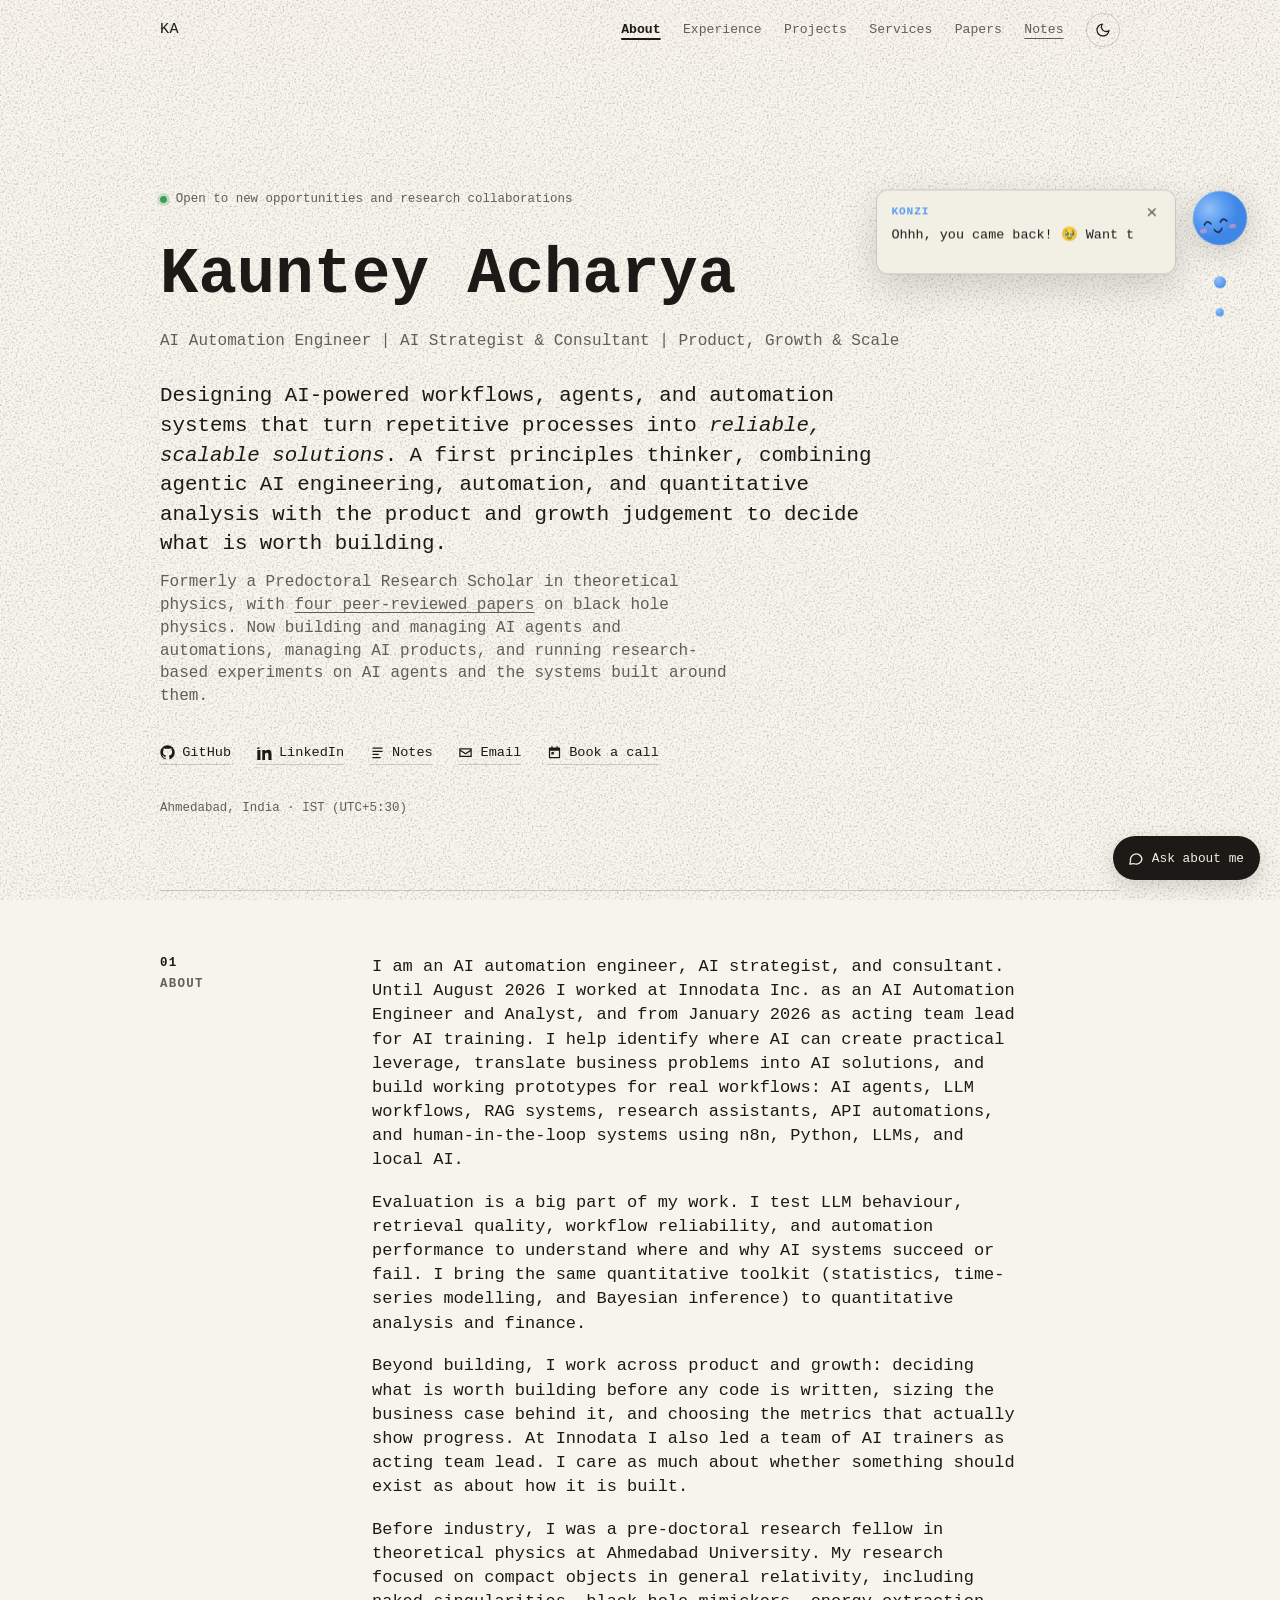
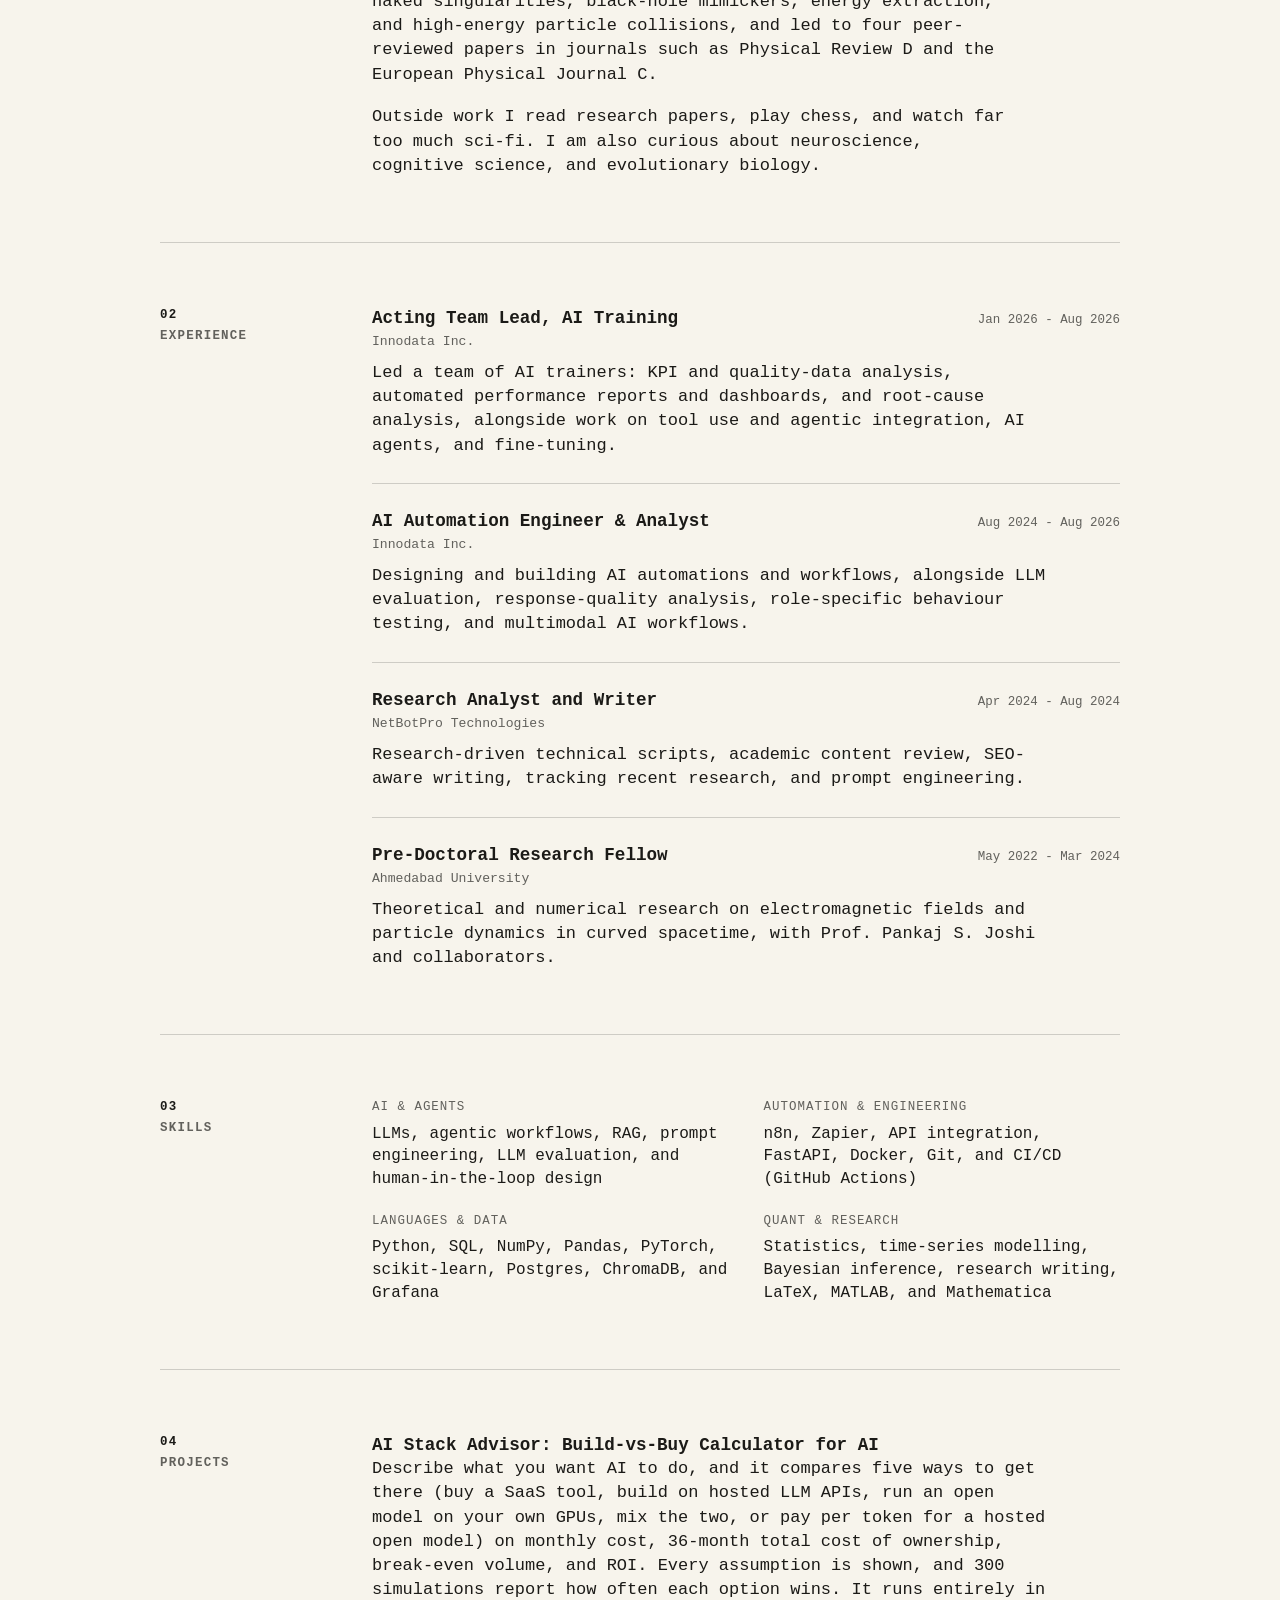
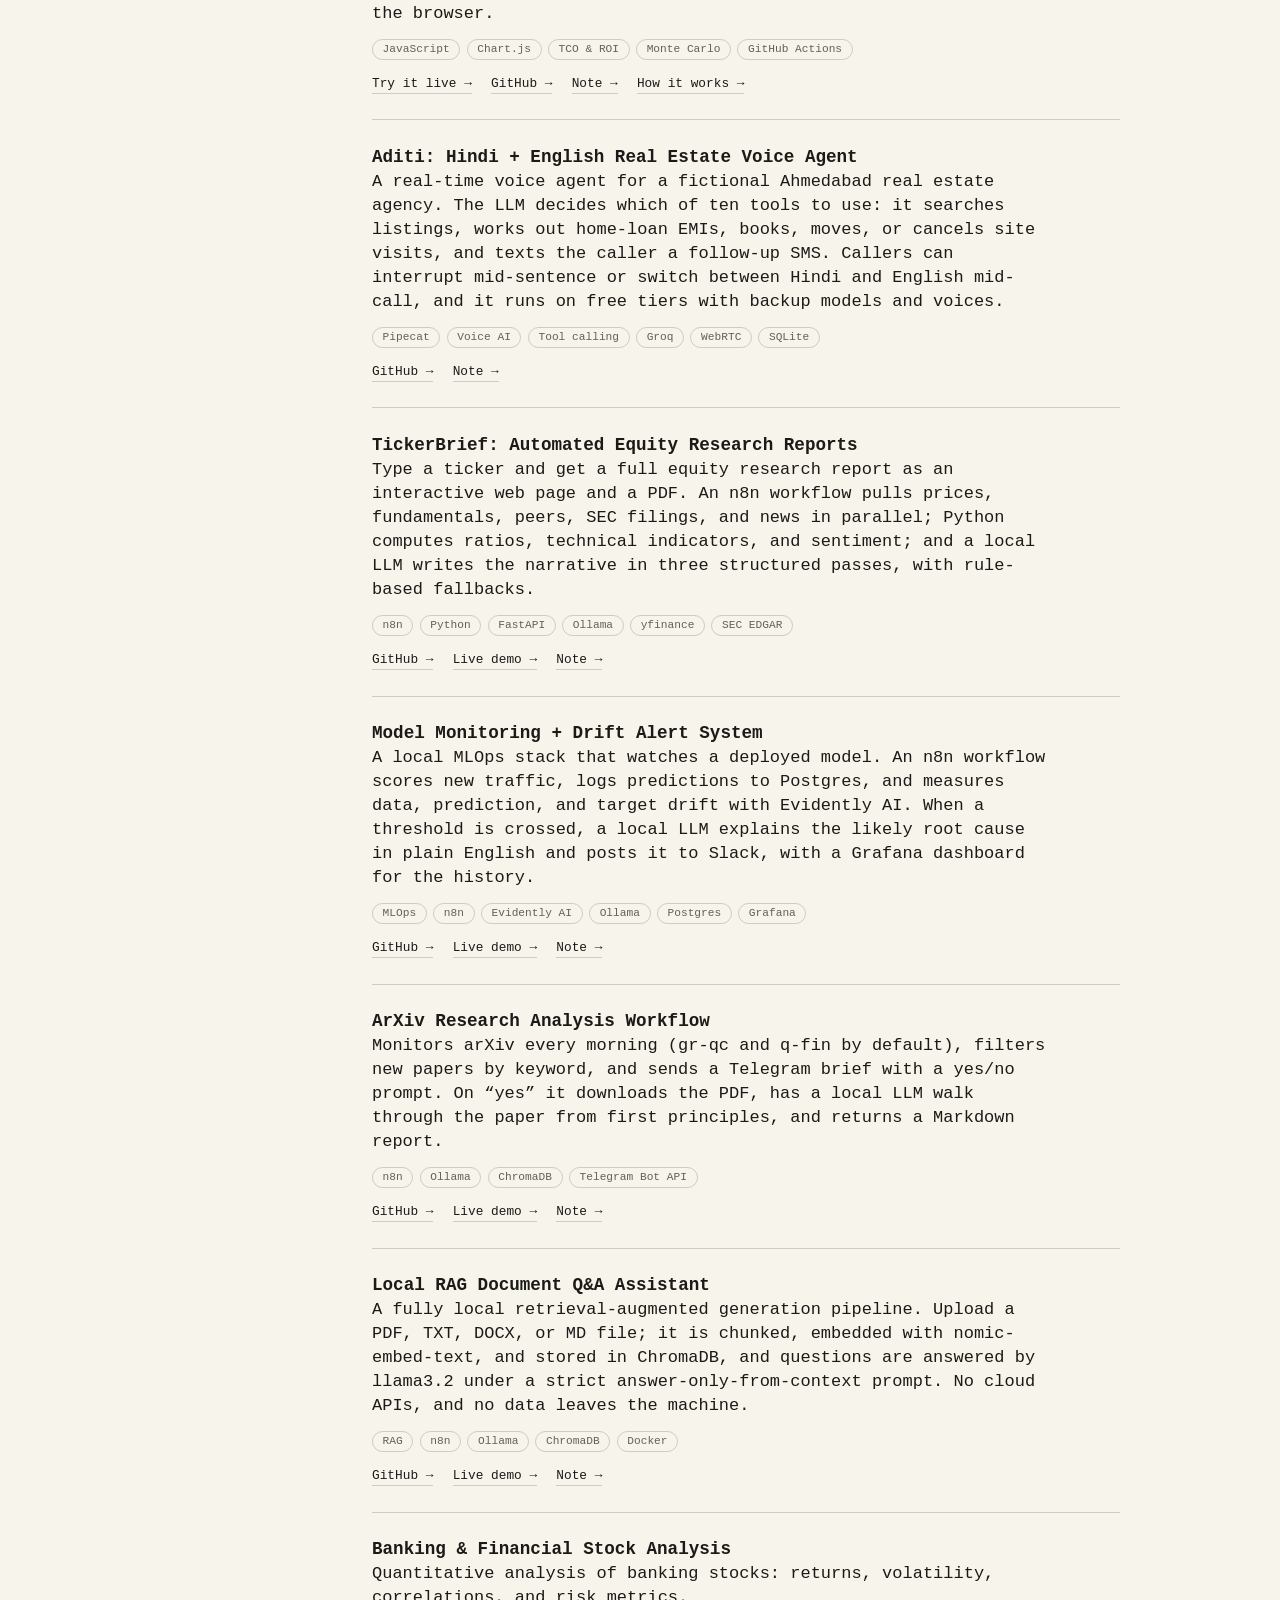
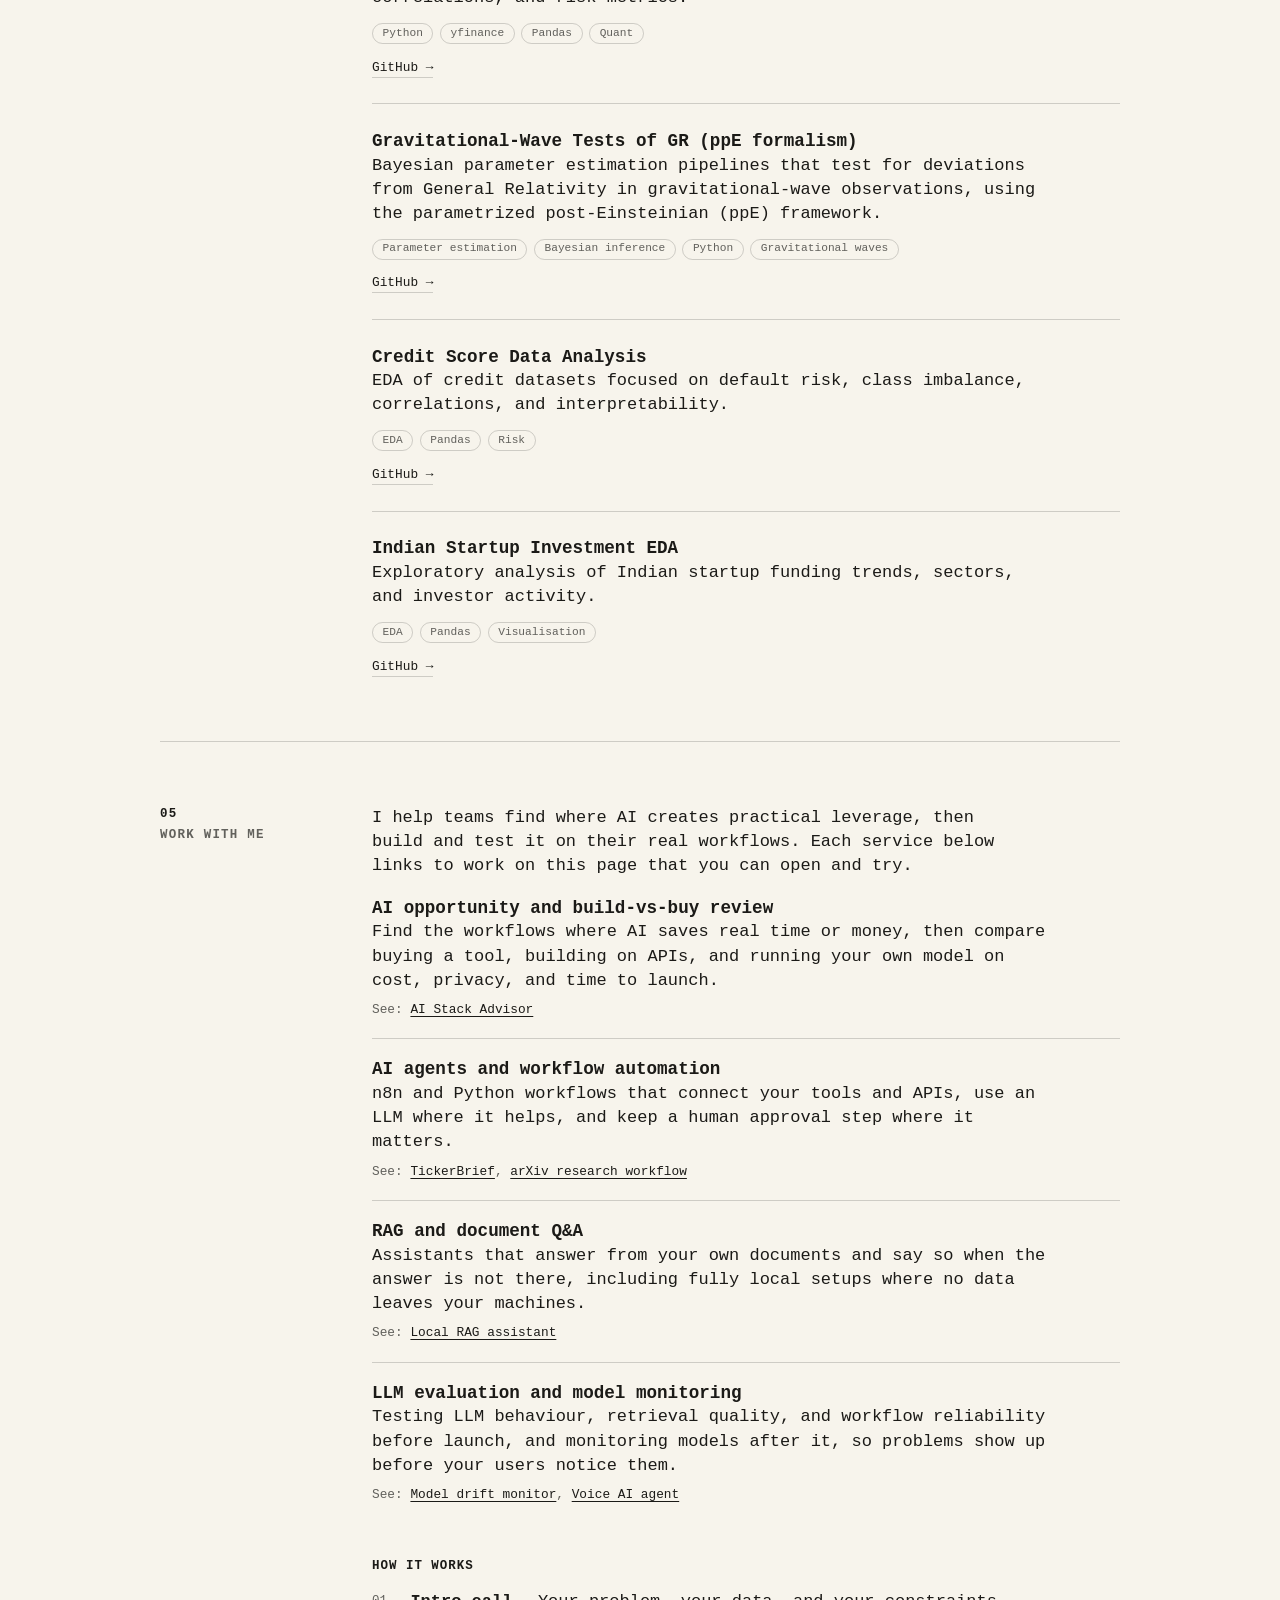
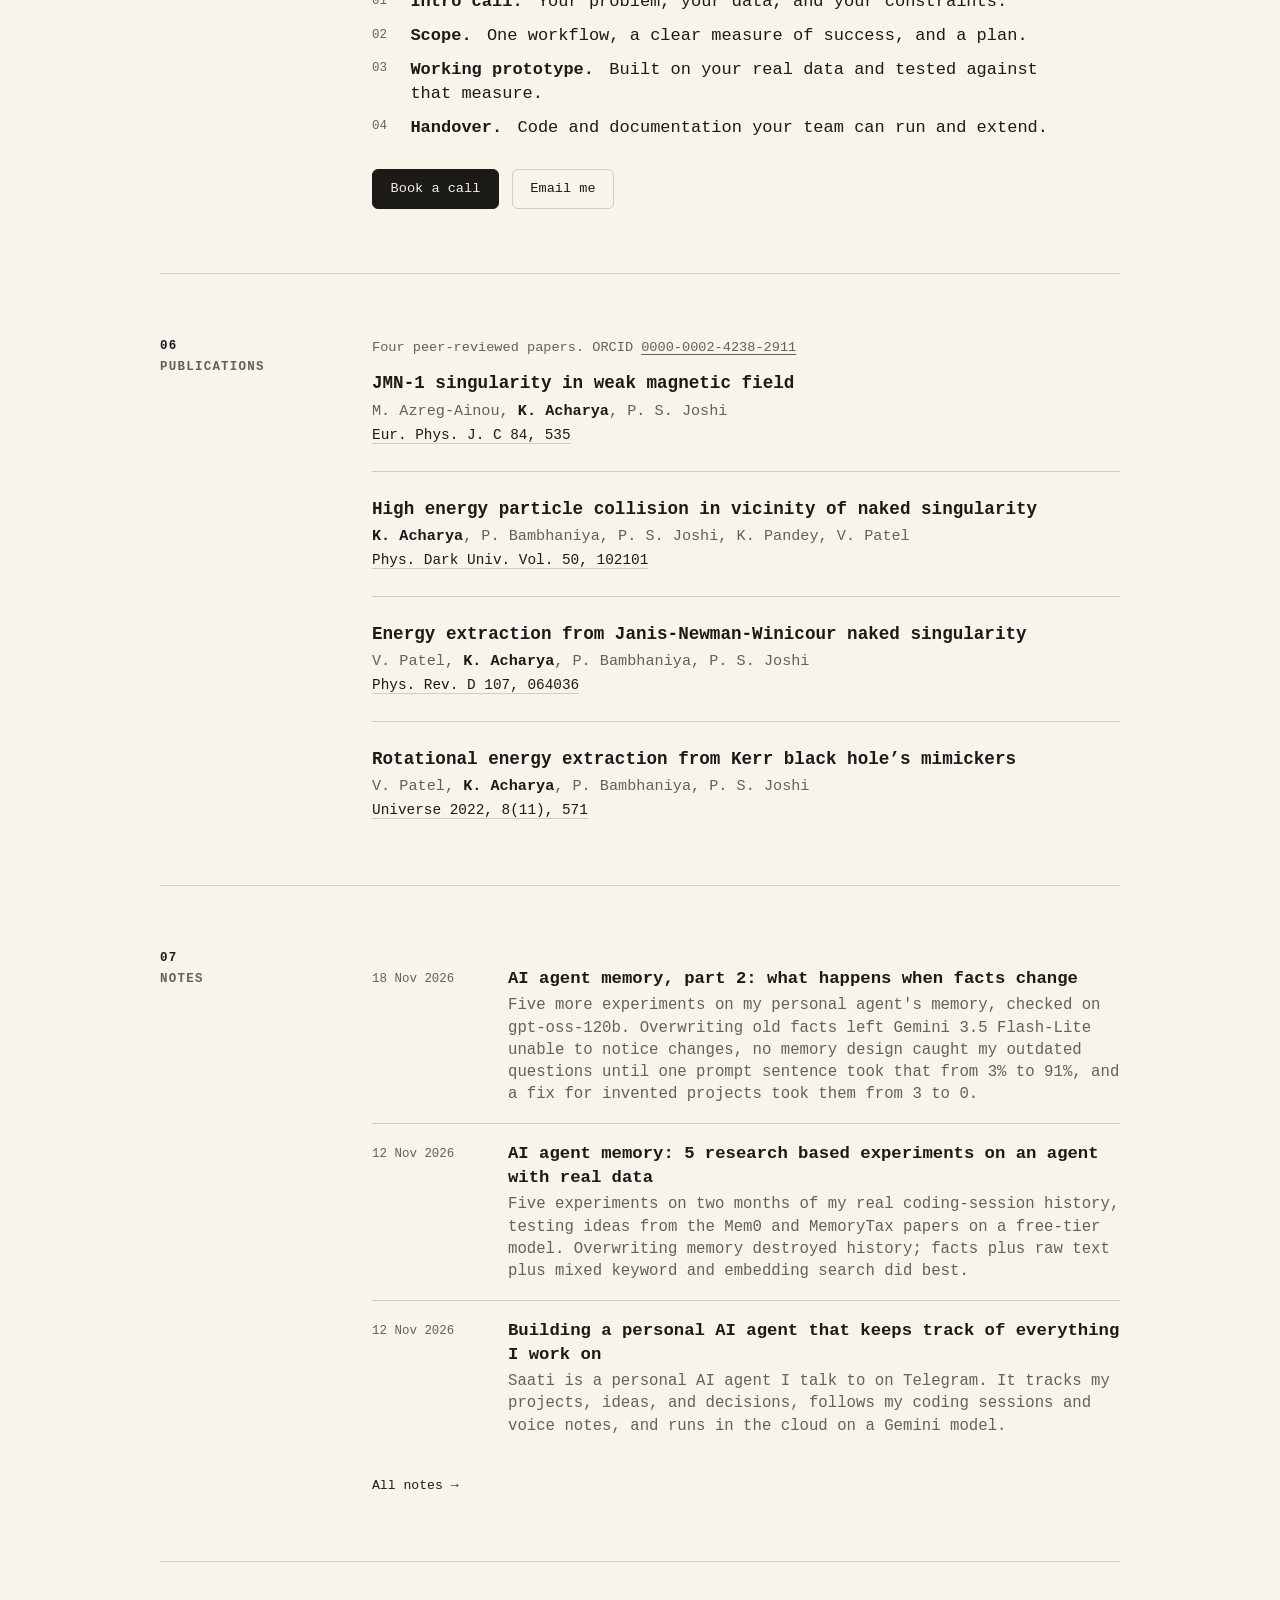
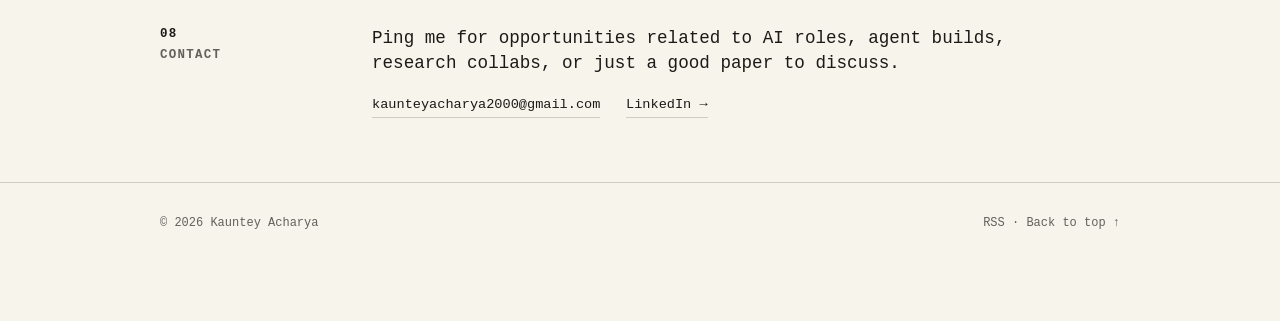
<file: index.html>
<!DOCTYPE html>
<html lang="en">
<head>
<meta charset="UTF-8">
<meta name="ka-static-notes" content="1">
<meta name="viewport" content="width=device-width, initial-scale=1.0">

<title>Kauntey Acharya | AI Automation Engineer | AI Strategist &amp; Consultant</title>
<meta name="description" content="Kauntey Acharya: AI Automation Engineer, AI Strategist and Consultant, working across product, growth and scale, based in Ahmedabad, India. Designing AI-powered workflows, agents, and automation systems.">
<meta name="keywords" content="Kauntey Acharya, AI Automation Engineer, AI Product Strategy, Growth, Scaling, AI Analyst, n8n, Zapier, RAG, LLM evaluation, Theoretical Physics, Ahmedabad India">
<meta name="author" content="Kauntey Acharya">
<meta name="robots" content="index, follow">
<link rel="canonical" href="https://kaunteyacharya.com/">

<meta property="og:type" content="website">
<meta property="og:url" content="https://kaunteyacharya.com/">
<meta property="og:title" content="Kauntey Acharya | AI Automation Engineer | AI Strategist & Consultant | Product, Growth & Scale">
<meta property="og:description" content="Designing AI-powered workflows, agents, and automation systems. AI Automation Engineer, AI Strategist & Consultant, working across product, growth and scale. Based in Ahmedabad, India.">
<meta property="og:site_name" content="Kauntey Acharya">
<meta property="og:image" content="https://kaunteyacharya.com/og/home.png">
<meta property="og:image:width" content="1200">
<meta property="og:image:height" content="630">
<meta name="twitter:card" content="summary_large_image">
<meta name="twitter:image" content="https://kaunteyacharya.com/og/home.png">
<meta name="twitter:title" content="Kauntey Acharya | AI Automation Engineer | AI Strategist & Consultant | Product, Growth & Scale">
<meta name="twitter:description" content="Designing AI-powered workflows, agents, and automation systems. AI Automation Engineer, AI Strategist & Consultant, working across product, growth and scale.">
<meta name="theme-color" content="#F5F5F5" media="(prefers-color-scheme: light)">
<meta name="theme-color" content="#1C1B19" media="(prefers-color-scheme: dark)">

<script type="application/ld+json">
{
  "@context": "https://schema.org",
  "@graph": [
    {
      "@type": "Person",
      "name": "Kauntey Acharya",
      "url": "https://kaunteyacharya.com/",
      "email": "mailto:kaunteyacharya2000@gmail.com",
      "jobTitle": "AI Automation Engineer, AI Strategist & Consultant, Product & Growth",
      "description": "AI Automation Engineer and product strategist with a background in theoretical physics.",
      "address": {
        "@type": "PostalAddress",
        "addressLocality": "Ahmedabad",
        "addressCountry": "IN"
      },
      "identifier": {
        "@type": "PropertyValue",
        "propertyID": "ORCID",
        "value": "0000-0002-4238-2911"
      },
      "sameAs": [
        "https://orcid.org/0000-0002-4238-2911",
        "https://explainingagents.com",
        "https://github.com/KaunteyAcharya",
        "https://www.linkedin.com/in/kauntey-acharya",
        "https://kaunteyacharya.wordpress.com/",
        "https://medium.com/@sometimes_rational",
        "https://substack.com/@kaunteyacharya",
        "https://www.researchgate.net/profile/Kauntey-Acharya",
        "https://inspirehep.net/authors/2619980"
      ],
      "knowsAbout": [
        "AI Automation",
        "n8n",
        "Zapier",
        "API Integration",
        "Retrieval-Augmented Generation",
        "LLM Evaluation",
        "Python",
        "SQL",
        "PyTorch",
        "Bayesian Inference",
        "Time Series Modeling",
        "Quantitative Finance",
        "Theoretical Physics",
        "General Relativity",
        "Black Holes"
      ],
      "@id": "https://kaunteyacharya.com/#person",
      "image": "https://kaunteyacharya.com/assets/icons/icon-512.png"
    },
    {
      "@type": "WebSite",
      "@id": "https://kaunteyacharya.com/#website",
      "url": "https://kaunteyacharya.com/",
      "name": "Kauntey Acharya",
      "publisher": {
        "@id": "https://kaunteyacharya.com/#person"
      },
      "inLanguage": "en"
    },
    {
      "@type": "ProfilePage",
      "@id": "https://kaunteyacharya.com/#profile",
      "url": "https://kaunteyacharya.com/",
      "mainEntity": {
        "@id": "https://kaunteyacharya.com/#person"
      },
      "isPartOf": {
        "@id": "https://kaunteyacharya.com/#website"
      }
    },
    {
      "@type": "SoftwareSourceCode",
      "name": "TickerBrief: Automated Equity Research Reports",
      "description": "Type a ticker and get a full equity research report as an interactive web page and a PDF. An n8n workflow pulls prices, fundamentals, peers, SEC filings, and news in parallel; Python computes ratios, technical indicators, and sentiment; and a local LLM writes the narrative in three structured passes, with rule-based fallbacks.",
      "codeRepository": "https://github.com/KaunteyAcharya/tickerbrief",
      "author": {
        "@id": "https://kaunteyacharya.com/#person"
      }
    },
    {
      "@type": "SoftwareSourceCode",
      "name": "Aditi: Hindi + English Real Estate Voice Agent",
      "description": "A real-time Hindi and English voice agent for a fictional Ahmedabad real estate agency, built with Pipecat. The LLM chooses among ten tools to search listings, calculate home-loan EMIs, and book, move, or cancel site visits, then texts the caller a follow-up SMS. Callers can interrupt mid-sentence or switch language mid-call, and it runs on free tiers with model and voice fallbacks.",
      "codeRepository": "https://github.com/KaunteyAcharya/voice-ai-agent",
      "author": {
        "@id": "https://kaunteyacharya.com/#person"
      }
    },
    {
      "@type": "SoftwareSourceCode",
      "name": "Model Monitoring + Drift Alert System",
      "description": "A local MLOps stack that watches a deployed model. An n8n workflow scores new traffic, logs predictions to Postgres, and measures data, prediction, and target drift with Evidently AI. When a threshold is crossed, a local LLM explains the likely root cause in plain English and posts it to Slack, with a Grafana dashboard for the history.",
      "codeRepository": "https://github.com/KaunteyAcharya/ML-model-drift-alert-monitor",
      "author": {
        "@id": "https://kaunteyacharya.com/#person"
      }
    },
    {
      "@type": "SoftwareSourceCode",
      "name": "ArXiv Research Analysis Workflow",
      "description": "Monitors arXiv every morning (gr-qc and q-fin by default), filters new papers by keyword, and sends a Telegram brief with a yes/no prompt. On “yes” it downloads the PDF, has a local LLM walk through the paper from first principles, and returns a Markdown report.",
      "codeRepository": "https://github.com/KaunteyAcharya/n8n-arxiv-research-automation",
      "author": {
        "@id": "https://kaunteyacharya.com/#person"
      }
    },
    {
      "@type": "SoftwareSourceCode",
      "name": "Local RAG Document Q&A Assistant",
      "description": "A fully local retrieval-augmented generation pipeline. Upload a PDF, TXT, DOCX, or MD file; it is chunked, embedded with nomic-embed-text, and stored in ChromaDB, and questions are answered by llama3.2 under a strict answer-only-from-context prompt. No cloud APIs, and no data leaves the machine.",
      "codeRepository": "https://github.com/KaunteyAcharya/RAG-doc-qa-assistant",
      "author": {
        "@id": "https://kaunteyacharya.com/#person"
      }
    },
    {
      "@type": "SoftwareSourceCode",
      "name": "Banking & Financial Stock Analysis",
      "description": "Quantitative analysis of banking stocks: returns, volatility, correlations, and risk metrics.",
      "codeRepository": "https://github.com/KaunteyAcharya/yfinance-banking-stock-analysis",
      "author": {
        "@id": "https://kaunteyacharya.com/#person"
      }
    },
    {
      "@type": "SoftwareSourceCode",
      "name": "Gravitational-Wave Tests of GR (ppE formalism)",
      "description": "Bayesian parameter estimation pipelines that test for deviations from General Relativity in gravitational-wave observations, using the parametrized post-Einsteinian (ppE) framework.",
      "codeRepository": "https://github.com/KaunteyAcharya/GW-GR-Test-ppe-formalism",
      "author": {
        "@id": "https://kaunteyacharya.com/#person"
      }
    },
    {
      "@type": "SoftwareSourceCode",
      "name": "Credit Score Data Analysis",
      "description": "EDA of credit datasets focused on default risk, class imbalance, correlations, and interpretability.",
      "codeRepository": "https://github.com/KaunteyAcharya/Credit-Score-Data-Analysis",
      "author": {
        "@id": "https://kaunteyacharya.com/#person"
      }
    },
    {
      "@type": "SoftwareSourceCode",
      "name": "Indian Startup Investment EDA",
      "description": "Exploratory analysis of Indian startup funding trends, sectors, and investor activity.",
      "codeRepository": "https://github.com/KaunteyAcharya/start-ups-data-analysis",
      "author": {
        "@id": "https://kaunteyacharya.com/#person"
      }
    },
    {
      "@type": "WebApplication",
      "name": "AI Stack Advisor",
      "description": "A free, browser-only tool that compares SaaS, API-based, self-hosted, hybrid and hosted open-model AI stacks on monthly cost, 36-month total cost of ownership, break-even volume and ROI.",
      "url": "https://kaunteyacharya.com/ai-stack-advisor/",
      "applicationCategory": "BusinessApplication",
      "operatingSystem": "Any (web browser)",
      "offers": {
        "@type": "Offer",
        "price": "0",
        "priceCurrency": "USD"
      },
      "author": {
        "@id": "https://kaunteyacharya.com/#person"
      },
      "subjectOf": {
        "@type": "BlogPosting",
        "url": "https://kaunteyacharya.com/notes/ai-stack-advisor/"
      }
    },
    {
      "@type": "ScholarlyArticle",
      "headline": "JMN-1 singularity in weak magnetic field",
      "name": "JMN-1 singularity in weak magnetic field",
      "author": [
        {
          "@type": "Person",
          "name": "M. Azreg-Ainou"
        },
        {
          "@id": "https://kaunteyacharya.com/#person"
        },
        {
          "@type": "Person",
          "name": "P. S. Joshi"
        }
      ],
      "isPartOf": {
        "@type": "Periodical",
        "name": "Eur. Phys. J. C 84, 535"
      },
      "url": "https://doi.org/10.1140/epjc/s10052-024-12905-4",
      "identifier": {
        "@type": "PropertyValue",
        "propertyID": "DOI",
        "value": "10.1140/epjc/s10052-024-12905-4"
      },
      "sameAs": "https://link.springer.com/article/10.1140/epjc/s10052-024-12905-4"
    },
    {
      "@type": "ScholarlyArticle",
      "headline": "High energy particle collision in vicinity of naked singularity",
      "name": "High energy particle collision in vicinity of naked singularity",
      "author": [
        {
          "@id": "https://kaunteyacharya.com/#person"
        },
        {
          "@type": "Person",
          "name": "P. Bambhaniya"
        },
        {
          "@type": "Person",
          "name": "P. S. Joshi"
        },
        {
          "@type": "Person",
          "name": "K. Pandey"
        },
        {
          "@type": "Person",
          "name": "V. Patel"
        }
      ],
      "isPartOf": {
        "@type": "Periodical",
        "name": "Phys. Dark Univ. Vol. 50, 102101"
      },
      "url": "https://doi.org/10.1016/j.dark.2025.102101",
      "identifier": {
        "@type": "PropertyValue",
        "propertyID": "DOI",
        "value": "10.1016/j.dark.2025.102101"
      },
      "sameAs": "https://doi.org/10.1016/j.dark.2025.102101"
    },
    {
      "@type": "ScholarlyArticle",
      "headline": "Energy extraction from Janis-Newman-Winicour naked singularity",
      "name": "Energy extraction from Janis-Newman-Winicour naked singularity",
      "author": [
        {
          "@type": "Person",
          "name": "V. Patel"
        },
        {
          "@id": "https://kaunteyacharya.com/#person"
        },
        {
          "@type": "Person",
          "name": "P. Bambhaniya"
        },
        {
          "@type": "Person",
          "name": "P. S. Joshi"
        }
      ],
      "isPartOf": {
        "@type": "Periodical",
        "name": "Phys. Rev. D 107, 064036"
      },
      "url": "https://doi.org/10.1103/PhysRevD.107.064036",
      "identifier": {
        "@type": "PropertyValue",
        "propertyID": "DOI",
        "value": "10.1103/PhysRevD.107.064036"
      },
      "sameAs": "https://doi.org/10.1103/PhysRevD.107.064036"
    },
    {
      "@type": "ScholarlyArticle",
      "headline": "Rotational energy extraction from Kerr black hole’s mimickers",
      "name": "Rotational energy extraction from Kerr black hole’s mimickers",
      "author": [
        {
          "@type": "Person",
          "name": "V. Patel"
        },
        {
          "@id": "https://kaunteyacharya.com/#person"
        },
        {
          "@type": "Person",
          "name": "P. Bambhaniya"
        },
        {
          "@type": "Person",
          "name": "P. S. Joshi"
        }
      ],
      "isPartOf": {
        "@type": "Periodical",
        "name": "Universe 2022, 8(11), 571"
      },
      "url": "https://doi.org/10.3390/universe8110571",
      "identifier": {
        "@type": "PropertyValue",
        "propertyID": "DOI",
        "value": "10.3390/universe8110571"
      },
      "sameAs": "https://doi.org/10.3390/universe8110571"
    }
  ]
}
</script>

<link rel="alternate" type="application/rss+xml" title="Kauntey Acharya: Notes" href="https://kaunteyacharya.com/feed.xml">
<link rel="icon" type="image/png" sizes="32x32" href="assets/icons/favicon-32.png">
<link rel="icon" href="favicon.ico" sizes="any">
<link rel="apple-touch-icon" href="assets/icons/apple-touch-icon.png">
<link rel="stylesheet" href="assets/style.css">

<!-- Theme: the visitor's saved choice always wins; system preference only until they pick one -->
<script>
  (function () {
    var t = null, k = 'ka-theme';
    try { t = localStorage.getItem(k) || localStorage.getItem('theme'); } catch (e) {}
    if (!t) { try { t = sessionStorage.getItem(k); } catch (e) {} }
    if (!t) { var m = document.cookie.match(/(?:^|; )ka-theme=(light|dark)/); if (m) t = m[1]; }
    if (t !== 'light' && t !== 'dark') t = window.matchMedia && matchMedia('(prefers-color-scheme: dark)').matches ? 'dark' : 'light';
    document.documentElement.setAttribute('data-ka-theme', t);
  })();
</script>
</head>

<body>
<a class="skip-link" href="#top">Skip to content</a>

<header class="topbar">
  <div class="wrap">
    <a class="brand" href="#top" aria-label="Back to top">KA</a>
    <nav class="nav" aria-label="Primary">
      <a class="hide-sm nav-u" href="#about" aria-current="page">About</a>
      <a class="hide-sm" href="#experience">Experience</a>
      <a href="#projects">Projects</a>
      <a class="hide-sm" href="#services">Services</a>
      <a href="#publications">Papers</a>
      <a class="nav-u" href="notes.html">Notes</a>
      <button class="theme-btn" id="themeBtn" type="button" aria-label="Switch theme"></button>
    </nav>
  </div>
</header>

<main id="top" class="wrap">

  <!-- ═══ HERO ═══ -->
  <section class="hero" aria-labelledby="hero-name">
    <p class="status">Open to new opportunities and research collaborations</p>
    <h1 id="hero-name">Kauntey Acharya</h1>
    <p class="roles"><span class="nw">AI Automation Engineer</span> | <span class="nw">AI Strategist &amp; Consultant</span> | <span class="nw">Product, Growth &amp; Scale</span></p>
    <p class="lede">Designing AI-powered workflows, agents, and automation systems that turn repetitive processes into
      <em>reliable, scalable solutions</em>. A first principles thinker, combining agentic AI engineering, automation,
      and quantitative analysis with the product and growth judgement to decide what is worth building.</p>
    <p class="lede lede-2">Formerly a Predoctoral Research Scholar in theoretical physics, with
      <a href="#publications">four peer-reviewed papers</a> on black hole physics. Now building and managing AI agents
      and automations, managing AI products, and running research-based experiments on AI agents and the systems built
      around them.</p>

    <nav class="links" aria-label="Profiles">
      <a href="https://github.com/KaunteyAcharya" target="_blank" rel="noopener noreferrer">
        <svg viewBox="0 0 24 24" aria-hidden="true"><path d="M12 .5C5.73.5.5 5.74.5 12.02c0 5.1 3.29 9.43 7.86 10.96.57.1.78-.25.78-.55v-2.1c-3.2.7-3.88-1.55-3.88-1.55-.53-1.35-1.3-1.7-1.3-1.7-1.06-.72.08-.7.08-.7 1.17.08 1.79 1.2 1.79 1.2 1.04 1.78 2.73 1.27 3.4.97.1-.75.4-1.27.73-1.56-2.55-.29-5.23-1.28-5.23-5.7 0-1.26.45-2.29 1.19-3.1-.12-.29-.52-1.45.11-3.03 0 0 .97-.31 3.18 1.18.92-.26 1.9-.38 2.88-.38s1.96.13 2.88.38c2.2-1.49 3.18-1.18 3.18-1.18.63 1.58.23 2.74.11 3.03.74.81 1.18 1.84 1.18 3.1 0 4.43-2.69 5.41-5.25 5.69.41.36.78 1.07.78 2.16v3.2c0 .3.21.66.79.55 4.56-1.53 7.85-5.86 7.85-10.96C23.5 5.74 18.27.5 12 .5z"/></svg>
        GitHub</a>
      <a href="https://www.linkedin.com/in/kauntey-acharya" target="_blank" rel="noopener noreferrer">
        <svg viewBox="0 0 24 24" aria-hidden="true"><path d="M4.98 3.5c0 1.38-1.11 2.5-2.48 2.5A2.49 2.49 0 0 1 0 6c0-1.38 1.11-2.5 2.5-2.5s2.48 1.12 2.48 2.5zM.5 24h4.96V7.98H.5V24zM8.48 7.98H13v2.2h.06c.63-1.2 2.18-2.48 4.48-2.48 4.8 0 5.68 3.16 5.68 7.26V24h-4.98v-7.52c0-1.8-.04-4.12-2.5-4.12-2.5 0-2.88 1.96-2.88 3.98V24H8.48V7.98z"/></svg>
        LinkedIn</a>
      <a href="notes.html">
        <svg viewBox="0 0 24 24" aria-hidden="true"><path d="M4 4h16v2H4zM4 9h16v2H4zM4 14h10v2H4zM4 19h13v2H4z"/></svg>
        Notes</a>
      <a href="mailto:kaunteyacharya2000@gmail.com">
        <svg viewBox="0 0 24 24" aria-hidden="true"><path d="M2 5h20v14H2V5zm2 2v.4l8 5.3 8-5.3V7H4zm16 2.8-8 5.3-8-5.3V17h16V9.8z"/></svg>
        Email</a>
      <a href="#book-a-call" data-book-call hidden>
        <svg viewBox="0 0 24 24" aria-hidden="true"><path d="M7 2h2v2h6V2h2v2h3a1 1 0 0 1 1 1v15a1 1 0 0 1-1 1H4a1 1 0 0 1-1-1V5a1 1 0 0 1 1-1h3V2zM5 9v10h14V9H5zm2 2h4v4H7v-4z"/></svg>
        Book a call</a>
    </nav>
    <p class="loc">Ahmedabad, India · IST (UTC+5:30)</p>
  </section>

  <!-- ═══ ABOUT ═══ -->
  <section class="section reveal" id="about" aria-labelledby="about-h">
    <h2 class="section-label" id="about-h"><span>01</span>About</h2>
    <div class="section-body">
      <p>I am an AI automation engineer, AI strategist, and consultant. Until August 2026 I worked at Innodata Inc.
        as an AI Automation Engineer and Analyst, and from January 2026 as acting team lead for AI training. I help identify where AI can create practical leverage, translate business problems into AI
        solutions, and build working prototypes for real workflows: AI agents, LLM workflows, RAG systems, research assistants,
        API automations, and human-in-the-loop systems using n8n, Python, LLMs, and local AI.</p>
      <p>Evaluation is a big part of my work. I test LLM behaviour, retrieval quality, workflow reliability, and
        automation performance to understand where and why AI systems succeed or fail. I bring the same quantitative
        toolkit (statistics, time-series modelling, and Bayesian inference) to quantitative analysis and finance.</p>
      <p>Beyond building, I work across product and growth: deciding what is worth building before any code is written,
        sizing the business case behind it, and choosing the metrics that actually show progress. At Innodata I also led
        a team of AI trainers as acting team lead. I care as much about whether something should exist as about how it is built.</p>
      <p>Before industry, I was a pre-doctoral research fellow in theoretical physics at Ahmedabad University.
        My research focused on compact objects in general relativity, including naked singularities, black-hole
        mimickers, energy extraction, and high-energy particle collisions, and led to four peer-reviewed papers
        in journals such as Physical Review D and the European Physical Journal C.</p>
      <p>Outside work I read research papers, play chess, and watch far too much sci-fi. I am also curious about
        neuroscience, cognitive science, and evolutionary biology.</p>
    </div>
  </section>

  <!-- ═══ EXPERIENCE ═══ -->
  <section class="section reveal" id="experience" aria-labelledby="exp-h">
    <h2 class="section-label" id="exp-h"><span>02</span>Experience</h2>
    <div class="section-body">
      <ol class="rows">
        <li class="row">
          <div class="row-head"><h3>Acting Team Lead, AI Training</h3><span class="when">Jan 2026 - Aug 2026</span></div>
          <p class="org">Innodata Inc.</p>
          <p>Led a team of AI trainers: KPI and quality-data analysis, automated performance reports and dashboards, and
            root-cause analysis, alongside work on tool use and agentic integration, AI agents, and fine-tuning.</p>
        </li>
        <li class="row">
          <div class="row-head"><h3>AI Automation Engineer &amp; Analyst</h3><span class="when">Aug 2024 - Aug 2026</span></div>
          <p class="org">Innodata Inc.</p>
          <p>Designing and building AI automations and workflows, alongside LLM evaluation, response-quality analysis,
            role-specific behaviour testing, and multimodal AI workflows.</p>
        </li>
        <li class="row">
          <div class="row-head"><h3>Research Analyst and Writer</h3><span class="when">Apr 2024 - Aug 2024</span></div>
          <p class="org">NetBotPro Technologies</p>
          <p>Research-driven technical scripts, academic content review, SEO-aware writing, tracking recent research, and prompt engineering.</p>
        </li>
        <li class="row">
          <div class="row-head"><h3>Pre-Doctoral Research Fellow</h3><span class="when">May 2022 - Mar 2024</span></div>
          <p class="org">Ahmedabad University</p>
          <p>Theoretical and numerical research on electromagnetic fields and particle dynamics in curved spacetime, with Prof. Pankaj S. Joshi and collaborators.</p>
        </li>
      </ol>
    </div>
  </section>

  <!-- ═══ SKILLS ═══ -->
  <section class="section reveal" id="skills" aria-labelledby="skills-h">
    <h2 class="section-label" id="skills-h"><span>03</span>Skills</h2>
    <div class="section-body skill-groups">
      <div class="skill-group"><h3>AI &amp; agents</h3><p>LLMs, agentic workflows, RAG, prompt engineering, LLM evaluation, and human-in-the-loop design</p></div>
      <div class="skill-group"><h3>Automation &amp; engineering</h3><p>n8n, Zapier, API integration, FastAPI, Docker, Git, and CI/CD (GitHub Actions)</p></div>
      <div class="skill-group"><h3>Languages &amp; data</h3><p>Python, SQL, NumPy, Pandas, PyTorch, scikit-learn, Postgres, ChromaDB, and Grafana</p></div>
      <div class="skill-group"><h3>Quant &amp; research</h3><p>Statistics, time-series modelling, Bayesian inference, research writing, LaTeX, MATLAB, and Mathematica</p></div>
    </div>
  </section>

  <!-- ═══ PROJECTS ═══ -->
  <section class="section reveal" id="projects" aria-labelledby="proj-h">
    <h2 class="section-label" id="proj-h"><span>04</span>Projects</h2>
    <div class="section-body">
      <ol class="rows">
        <li class="row">
          <h3><a href="ai-stack-advisor/">AI Stack Advisor: Build-vs-Buy Calculator for AI</a></h3>
          <p>Describe what you want AI to do, and it compares five ways to get there (buy a SaaS tool, build on hosted LLM APIs,
            run an open model on your own GPUs, mix the two, or pay per token for a hosted open model) on monthly cost, 36-month total cost of ownership, break-even volume,
            and ROI. Every assumption is shown, and 300 simulations report how often each option wins. It runs entirely in the browser.</p>
          <ul class="tags"><li>JavaScript</li><li>Chart.js</li><li>TCO &amp; ROI</li><li>Monte Carlo</li><li>GitHub Actions</li></ul>
          <div class="row-links"><a href="ai-stack-advisor/">Try it live →</a><a href="https://github.com/KaunteyAcharya/ai-stack-advisor" target="_blank" rel="noopener noreferrer">GitHub →</a><a href="notes/ai-stack-advisor/">Note →</a><a href="ai-stack-advisor/about.html">How it works →</a></div>
        </li>
        <li class="row">
          <h3><a href="https://github.com/KaunteyAcharya/voice-ai-agent" target="_blank" rel="noopener noreferrer">Aditi: Hindi + English Real Estate Voice Agent</a></h3>
          <p>A real-time voice agent for a fictional Ahmedabad real estate agency. The LLM decides which of ten tools to use: it searches
            listings, works out home-loan EMIs, books, moves, or cancels site visits, and texts the caller a follow-up SMS. Callers can
            interrupt mid-sentence or switch between Hindi and English mid-call, and it runs on free tiers with backup models and voices.</p>
          <ul class="tags"><li>Pipecat</li><li>Voice AI</li><li>Tool calling</li><li>Groq</li><li>WebRTC</li><li>SQLite</li></ul>
          <div class="row-links"><a href="https://github.com/KaunteyAcharya/voice-ai-agent" target="_blank" rel="noopener noreferrer">GitHub →</a><a href="notes/voice-ai-agent/">Note →</a></div>
        </li>
        <li class="row">
          <h3><a href="https://github.com/KaunteyAcharya/tickerbrief" target="_blank" rel="noopener noreferrer">TickerBrief: Automated Equity Research Reports</a></h3>
          <p>Type a ticker and get a full equity research report as an interactive web page and a PDF. An n8n workflow pulls prices,
            fundamentals, peers, SEC filings, and news in parallel; Python computes ratios, technical indicators, and sentiment; and a
            local LLM writes the narrative in three structured passes, with rule-based fallbacks.</p>
          <ul class="tags"><li>n8n</li><li>Python</li><li>FastAPI</li><li>Ollama</li><li>yfinance</li><li>SEC EDGAR</li></ul>
          <div class="row-links"><a href="https://github.com/KaunteyAcharya/tickerbrief" target="_blank" rel="noopener noreferrer">GitHub →</a><a href="https://github.com/KaunteyAcharya/tickerbrief#readme" target="_blank" rel="noopener noreferrer">Live demo →</a><a href="notes/tickerbrief/">Note →</a></div>
        </li>
        <li class="row">
          <h3><a href="https://github.com/KaunteyAcharya/ML-model-drift-alert-monitor" target="_blank" rel="noopener noreferrer">Model Monitoring + Drift Alert System</a></h3>
          <p>A local MLOps stack that watches a deployed model. An n8n workflow scores new traffic, logs predictions to Postgres,
            and measures data, prediction, and target drift with Evidently AI. When a threshold is crossed, a local LLM explains
            the likely root cause in plain English and posts it to Slack, with a Grafana dashboard for the history.</p>
          <ul class="tags"><li>MLOps</li><li>n8n</li><li>Evidently AI</li><li>Ollama</li><li>Postgres</li><li>Grafana</li></ul>
          <div class="row-links"><a href="https://github.com/KaunteyAcharya/ML-model-drift-alert-monitor" target="_blank" rel="noopener noreferrer">GitHub →</a><a href="https://github.com/KaunteyAcharya/ML-model-drift-alert-monitor#readme" target="_blank" rel="noopener noreferrer">Live demo →</a><a href="notes/ml-drift-alert-agent/">Note →</a></div>
        </li>
        <li class="row">
          <h3><a href="https://github.com/KaunteyAcharya/n8n-arxiv-research-automation" target="_blank" rel="noopener noreferrer">ArXiv Research Analysis Workflow</a></h3>
          <p>Monitors arXiv every morning (gr-qc and q-fin by default), filters new papers by keyword, and sends a
            Telegram brief with a yes/no prompt. On “yes” it downloads the PDF, has a local LLM walk through the
            paper from first principles, and returns a Markdown report.</p>
          <ul class="tags"><li>n8n</li><li>Ollama</li><li>ChromaDB</li><li>Telegram Bot API</li></ul>
          <div class="row-links"><a href="https://github.com/KaunteyAcharya/n8n-arxiv-research-automation" target="_blank" rel="noopener noreferrer">GitHub →</a><a href="https://github.com/KaunteyAcharya/n8n-arxiv-research-automation#readme" target="_blank" rel="noopener noreferrer">Live demo →</a><a href="notes/automating-arxiv/">Note →</a></div>
        </li>
        <li class="row">
          <h3><a href="https://github.com/KaunteyAcharya/RAG-doc-qa-assistant" target="_blank" rel="noopener noreferrer">Local RAG Document Q&amp;A Assistant</a></h3>
          <p>A fully local retrieval-augmented generation pipeline. Upload a PDF, TXT, DOCX, or MD file; it is chunked,
            embedded with nomic-embed-text, and stored in ChromaDB, and questions are answered by llama3.2 under a strict
            answer-only-from-context prompt. No cloud APIs, and no data leaves the machine.</p>
          <ul class="tags"><li>RAG</li><li>n8n</li><li>Ollama</li><li>ChromaDB</li><li>Docker</li></ul>
          <div class="row-links"><a href="https://github.com/KaunteyAcharya/RAG-doc-qa-assistant" target="_blank" rel="noopener noreferrer">GitHub →</a><a href="https://github.com/KaunteyAcharya/RAG-doc-qa-assistant#readme" target="_blank" rel="noopener noreferrer">Live demo →</a><a href="notes/local-rag-agent/">Note →</a></div>
        </li>
        <li class="row">
          <h3><a href="https://github.com/KaunteyAcharya/yfinance-banking-stock-analysis" target="_blank" rel="noopener noreferrer">Banking &amp; Financial Stock Analysis</a></h3>
          <p>Quantitative analysis of banking stocks: returns, volatility, correlations, and risk metrics.</p>
          <ul class="tags"><li>Python</li><li>yfinance</li><li>Pandas</li><li>Quant</li></ul>
          <div class="row-links"><a href="https://github.com/KaunteyAcharya/yfinance-banking-stock-analysis" target="_blank" rel="noopener noreferrer">GitHub →</a></div>
        </li>
        <li class="row">
          <h3><a href="https://github.com/KaunteyAcharya/GW-GR-Test-ppe-formalism" target="_blank" rel="noopener noreferrer">Gravitational-Wave Tests of GR (ppE formalism)</a></h3>
          <p>Bayesian parameter estimation pipelines that test for deviations from General Relativity in gravitational-wave
            observations, using the parametrized post-Einsteinian (ppE) framework.</p>
          <ul class="tags"><li>Parameter estimation</li><li>Bayesian inference</li><li>Python</li><li>Gravitational waves</li></ul>
          <div class="row-links"><a href="https://github.com/KaunteyAcharya/GW-GR-Test-ppe-formalism" target="_blank" rel="noopener noreferrer">GitHub →</a></div>
        </li>
        <li class="row">
          <h3><a href="https://github.com/KaunteyAcharya/Credit-Score-Data-Analysis" target="_blank" rel="noopener noreferrer">Credit Score Data Analysis</a></h3>
          <p>EDA of credit datasets focused on default risk, class imbalance, correlations, and interpretability.</p>
          <ul class="tags"><li>EDA</li><li>Pandas</li><li>Risk</li></ul>
          <div class="row-links"><a href="https://github.com/KaunteyAcharya/Credit-Score-Data-Analysis" target="_blank" rel="noopener noreferrer">GitHub →</a></div>
        </li>
        <li class="row">
          <h3><a href="https://github.com/KaunteyAcharya/start-ups-data-analysis" target="_blank" rel="noopener noreferrer">Indian Startup Investment EDA</a></h3>
          <p>Exploratory analysis of Indian startup funding trends, sectors, and investor activity.</p>
          <ul class="tags"><li>EDA</li><li>Pandas</li><li>Visualisation</li></ul>
          <div class="row-links"><a href="https://github.com/KaunteyAcharya/start-ups-data-analysis" target="_blank" rel="noopener noreferrer">GitHub →</a></div>
        </li>
      </ol>
    </div>
  </section>

  <!-- ═══ WORK WITH ME ═══ -->
  <section class="section reveal" id="services" aria-labelledby="services-h">
    <h2 class="section-label" id="services-h"><span>05</span>Work with me</h2>
    <div class="section-body">
      <p class="services-lede">I help teams find where AI creates practical leverage, then build and test it on their real workflows.
        Each service below links to work on this page that you can open and try.</p>
      <ol class="rows services">
        <li class="row">
          <h3>AI opportunity and build-vs-buy review</h3>
          <p>Find the workflows where AI saves real time or money, then compare buying a tool, building on APIs, and running
            your own model on cost, privacy, and time to launch.</p>
          <p class="proof">See: <a href="ai-stack-advisor/">AI Stack Advisor</a></p>
        </li>
        <li class="row">
          <h3>AI agents and workflow automation</h3>
          <p>n8n and Python workflows that connect your tools and APIs, use an LLM where it helps, and keep a human approval
            step where it matters.</p>
          <p class="proof">See: <a href="notes/tickerbrief/">TickerBrief</a>, <a href="notes/automating-arxiv/">arXiv research workflow</a></p>
        </li>
        <li class="row">
          <h3>RAG and document Q&amp;A</h3>
          <p>Assistants that answer from your own documents and say so when the answer is not there, including fully local
            setups where no data leaves your machines.</p>
          <p class="proof">See: <a href="notes/local-rag-agent/">Local RAG assistant</a></p>
        </li>
        <li class="row">
          <h3>LLM evaluation and model monitoring</h3>
          <p>Testing LLM behaviour, retrieval quality, and workflow reliability before launch, and monitoring models after it,
            so problems show up before your users notice them.</p>
          <p class="proof">See: <a href="notes/ml-drift-alert-agent/">Model drift monitor</a>, <a href="notes/voice-ai-agent/">Voice AI agent</a></p>
        </li>
      </ol>
      <h3 class="steps-h">How it works</h3>
      <ol class="steps">
        <li><b>Intro call.</b> Your problem, your data, and your constraints.</li>
        <li><b>Scope.</b> One workflow, a clear measure of success, and a plan.</li>
        <li><b>Working prototype.</b> Built on your real data and tested against that measure.</li>
        <li><b>Handover.</b> Code and documentation your team can run and extend.</li>
      </ol>
      <div class="services-cta">
        <a class="cta-primary" href="#book-a-call" data-book-call hidden>Book a call</a>
        <a class="cta-ghost" href="mailto:kaunteyacharya2000@gmail.com">Email me</a>
      </div>
    </div>
  </section>

  <!-- ═══ PUBLICATIONS ═══ -->
  <section class="section reveal" id="publications" aria-labelledby="pub-h">
    <h2 class="section-label" id="pub-h"><span>06</span>Publications</h2>
    <div class="section-body">
      <p class="pub-orcid">Four peer-reviewed papers. ORCID <a href="https://orcid.org/0000-0002-4238-2911" target="_blank" rel="noopener noreferrer me">0000-0002-4238-2911</a></p>
      <ol class="rows">
        <li class="row pub">
          <h3>JMN-1 singularity in weak magnetic field</h3>
          <p class="authors">M. Azreg-Ainou, <strong>K. Acharya</strong>, P. S. Joshi</p>
          <p class="venue"><a href="https://link.springer.com/article/10.1140/epjc/s10052-024-12905-4" target="_blank" rel="noopener noreferrer">Eur. Phys. J. C 84, 535</a></p>
        </li>
        <li class="row pub">
          <h3>High energy particle collision in vicinity of naked singularity</h3>
          <p class="authors"><strong>K. Acharya</strong>, P. Bambhaniya, P. S. Joshi, K. Pandey, V. Patel</p>
          <p class="venue"><a href="https://doi.org/10.1016/j.dark.2025.102101" target="_blank" rel="noopener noreferrer">Phys. Dark Univ. Vol. 50, 102101</a></p>
        </li>
        <li class="row pub">
          <h3>Energy extraction from Janis-Newman-Winicour naked singularity</h3>
          <p class="authors">V. Patel, <strong>K. Acharya</strong>, P. Bambhaniya, P. S. Joshi</p>
          <p class="venue"><a href="https://doi.org/10.1103/PhysRevD.107.064036" target="_blank" rel="noopener noreferrer">Phys. Rev. D 107, 064036</a></p>
        </li>
        <li class="row pub">
          <h3>Rotational energy extraction from Kerr black hole’s mimickers</h3>
          <p class="authors">V. Patel, <strong>K. Acharya</strong>, P. Bambhaniya, P. S. Joshi</p>
          <p class="venue"><a href="https://doi.org/10.3390/universe8110571" target="_blank" rel="noopener noreferrer">Universe 2022, 8(11), 571</a></p>
        </li>
      </ol>
    </div>
  </section>

  <!-- ═══ NOTES ═══ -->
  <section class="section reveal" id="notes" aria-labelledby="notes-h">
    <h2 class="section-label" id="notes-h"><span>07</span>Notes</h2>
    <div class="section-body">
      <ul class="post-list" id="latestPosts"><li class="post-item"><time datetime="2026-11-18">18 Nov 2026</time><div><a href="notes/agent-memory-when-facts-change/">AI agent memory, part 2: what happens when facts change</a><p>Five more experiments on my personal agent's memory, checked on gpt-oss-120b. Overwriting old facts left Gemini 3.5 Flash-Lite unable to notice changes, no memory design caught my outdated questions until one prompt sentence took that from 3% to 91%, and a fix for invented projects took them from 3 to 0.</p></div></li><li class="post-item"><time datetime="2026-11-12">12 Nov 2026</time><div><a href="notes/ai-agent-memory-experiments/">AI agent memory: 5 research based experiments on an agent with real data</a><p>Five experiments on two months of my real coding-session history, testing ideas from the Mem0 and MemoryTax papers on a free-tier model. Overwriting memory destroyed history; facts plus raw text plus mixed keyword and embedding search did best.</p></div></li><li class="post-item"><time datetime="2026-11-12">12 Nov 2026</time><div><a href="notes/building-a-personal-ai-agent/">Building a personal AI agent that keeps track of everything I work on</a><p>Saati is a personal AI agent I talk to on Telegram. It tracks my projects, ideas, and decisions, follows my coding sessions and voice notes, and runs in the cloud on a Gemini model.</p></div></li></ul>
      <a class="more-link" href="notes.html">All notes →</a>
    </div>
  </section>

  <!-- ═══ CONTACT ═══ -->
  <section class="section reveal" id="contact" aria-labelledby="contact-h">
    <h2 class="section-label" id="contact-h"><span>08</span>Contact</h2>
    <div class="section-body">
      <p class="contact-big">Ping me for opportunities related to AI roles, agent builds, research collabs, or just a good paper to discuss.</p>
      <nav class="links" aria-label="Contact">
        <a href="mailto:kaunteyacharya2000@gmail.com">kaunteyacharya2000@gmail.com</a>
        <a href="https://www.linkedin.com/in/kauntey-acharya" target="_blank" rel="noopener noreferrer">LinkedIn →</a>
      </nav>
    </div>
  </section>

</main>

<footer class="footer">
  <div class="wrap">
    <span>© <span data-year>2026</span> Kauntey Acharya</span>
    <span><a href="feed/">RSS</a> · <a href="#top">Back to top ↑</a></span>
  </div>
</footer>

<!-- ═══ CHAT ASSISTANT ═══ -->
<button class="chat-toggle" id="chatToggle" type="button" aria-controls="chat" aria-expanded="false" aria-label="Ask about me">
  <svg viewBox="0 0 24 24" fill="none" stroke="currentColor" stroke-width="1.8" stroke-linecap="round" stroke-linejoin="round" aria-hidden="true"><path d="M21 12a8 8 0 0 1-11.6 7.1L4 20l1-4.6A8 8 0 1 1 21 12z"/></svg>
  <span>Ask about me</span>
</button>

<div class="chat" id="chat" role="dialog" aria-label="Portfolio assistant" aria-hidden="true">
  <div class="chat-head">
    <strong>K’s assistant</strong>
    <button class="chat-close" id="chatClose" type="button" aria-label="Close assistant">×</button>
  </div>
  <div class="chat-log" id="chatLog" aria-live="polite"></div>
  <form class="chat-form" id="chatForm" autocomplete="off">
    <input id="chatInput" type="text" placeholder="Ask about papers, projects, contact…" aria-label="Your question" maxlength="300">
    <button type="submit">Send</button>
  </form>
</div>

<script src="assets/main.js"></script>
<script src="assets/chatbot.js"></script>
<script src="assets/konzi.js"></script>
</body>
</html>
</file>
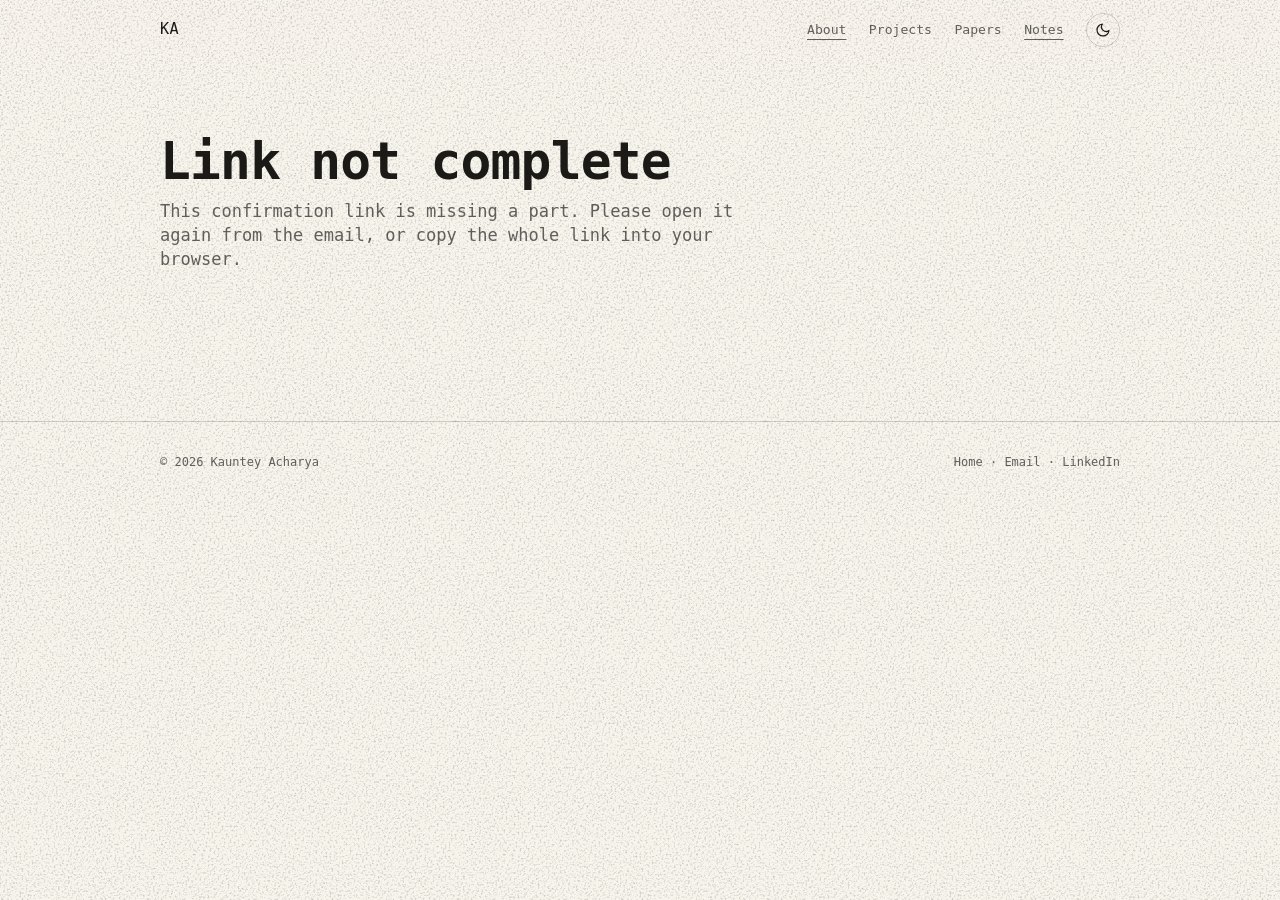
<file: confirm/index.html>
<!DOCTYPE html>
<html lang="en">
<head>
<meta charset="UTF-8">
<meta name="viewport" content="width=device-width, initial-scale=1.0">
<title>Confirm your call | Kauntey Acharya</title>
<meta name="robots" content="noindex, nofollow">
<meta name="referrer" content="no-referrer">
<!-- Booking confirmation. The link in the booking email opens this page; it sends the id and token
     to the booking web app (booking-backend/Code.gs, action 'confirm') and shows the result. -->
<link rel="icon" type="image/png" sizes="32x32" href="/assets/icons/favicon-32.png">
<link rel="icon" href="/favicon.ico" sizes="any">
<link rel="apple-touch-icon" href="/assets/icons/apple-touch-icon.png">
<link rel="stylesheet" href="/assets/style.css">
<script>
  (function () {
    var t = null, k = 'ka-theme';
    try { t = localStorage.getItem(k) || localStorage.getItem('theme'); } catch (e) {}
    if (!t) { try { t = sessionStorage.getItem(k); } catch (e) {} }
    if (!t) { var m = document.cookie.match(/(?:^|; )ka-theme=(light|dark)/); if (m) t = m[1]; }
    if (t !== 'light' && t !== 'dark') t = window.matchMedia && matchMedia('(prefers-color-scheme: dark)').matches ? 'dark' : 'light';
    document.documentElement.setAttribute('data-ka-theme', t);
  })();
  // Read the one-time id and token, then remove them from the address bar,
  // so they never reach analytics, browser history, or a shared link.
  window.KA_CONFIRM = (function () {
    var p = new URLSearchParams(location.search);
    var v = { id: p.get('id') || '', t: p.get('t') || '' };
    if (location.search) { try { history.replaceState(null, '', location.pathname); } catch (e) {} }
    return v;
  })();
</script>
</head>
<body>
<a class="skip-link" href="#main">Skip to content</a>

<header class="topbar">
  <div class="wrap">
    <a class="brand" href="/" aria-label="Home">KA</a>
    <nav class="nav" aria-label="Primary">
      <a class="hide-sm nav-u" href="/#about">About</a>
      <a href="/#projects">Projects</a>
      <a href="/#publications">Papers</a>
      <a class="nav-u" href="/notes.html">Notes</a>
      <button class="theme-btn" id="themeBtn" type="button" aria-label="Switch theme"></button>
    </nav>
  </div>
</header>

<main class="wrap" id="main">
  <div class="page-head confirm-box" aria-live="polite">
    <h1 id="cfTitle">Confirming your call…</h1>
    <p id="cfMsg">One moment, this takes a few seconds.</p>
    <noscript><p>This page needs JavaScript to confirm the booking. Please enable it, or email
      <a href="mailto:kaunteyacharya2000@gmail.com">kaunteyacharya2000@gmail.com</a>.</p></noscript>
    <p class="confirm-next" id="cfNext" hidden>Meanwhile, you can read my <a href="/notes.html">notes</a> or look at my <a href="/#projects">projects</a>.</p>
  </div>
</main>

<footer class="footer">
  <div class="wrap">
    <span>© <span data-year>2026</span> Kauntey Acharya</span>
    <span><a href="/">Home</a> · <a href="mailto:kaunteyacharya2000@gmail.com">Email</a> · <a href="https://www.linkedin.com/in/kauntey-acharya" target="_blank" rel="noopener noreferrer">LinkedIn</a></span>
  </div>
</footer>

<script>
  (function () {
    // Same web-app URL as BOOKING.endpoint in assets/chatbot.js
    var ENDPOINT = 'https://script.google.com/macros/s/AKfycbyPIRpuZ7-yNebIvXen_JSsVFEIxY5-78oqKosIOacKapdUhoAGAm2YK6OJmtkN5HwOJQ/exec';
    var title = document.getElementById('cfTitle'), msg = document.getElementById('cfMsg'), next = document.getElementById('cfNext');
    var c = window.KA_CONFIRM || {};
    // Server messages may contain simple markup; show them as plain text
    var plain = function (s) { var d = document.createElement('div'); d.innerHTML = String(s || ''); return d.textContent || ''; };
    var show = function (t, m, ok) {
      title.textContent = t; msg.textContent = m;
      document.title = t + ' | Kauntey Acharya';
      next.hidden = !ok;
    };
    if (!c.id || !c.t) {
      show('Link not complete', 'This confirmation link is missing a part. Please open it again from the email, or copy the whole link into your browser.', false);
      return;
    }
    fetch(ENDPOINT, { method: 'POST', headers: { 'Content-Type': 'text/plain;charset=utf-8' },
      body: JSON.stringify({ action: 'confirm', id: c.id, t: c.t }) })
      .then(function (r) { return r.json(); })
      .then(function (j) { show(j.title || (j.ok ? "You're booked!" : 'Something went wrong'), plain(j.message), !!j.ok); })
      .catch(function () {
        show('Could not reach the booking service', 'Please try the link again in a minute. If it still does not work, email kaunteyacharya2000@gmail.com and I will confirm it by hand.', false);
      });
  })();
</script>
<script src="/assets/main.js"></script>
</body>
</html>
</file>
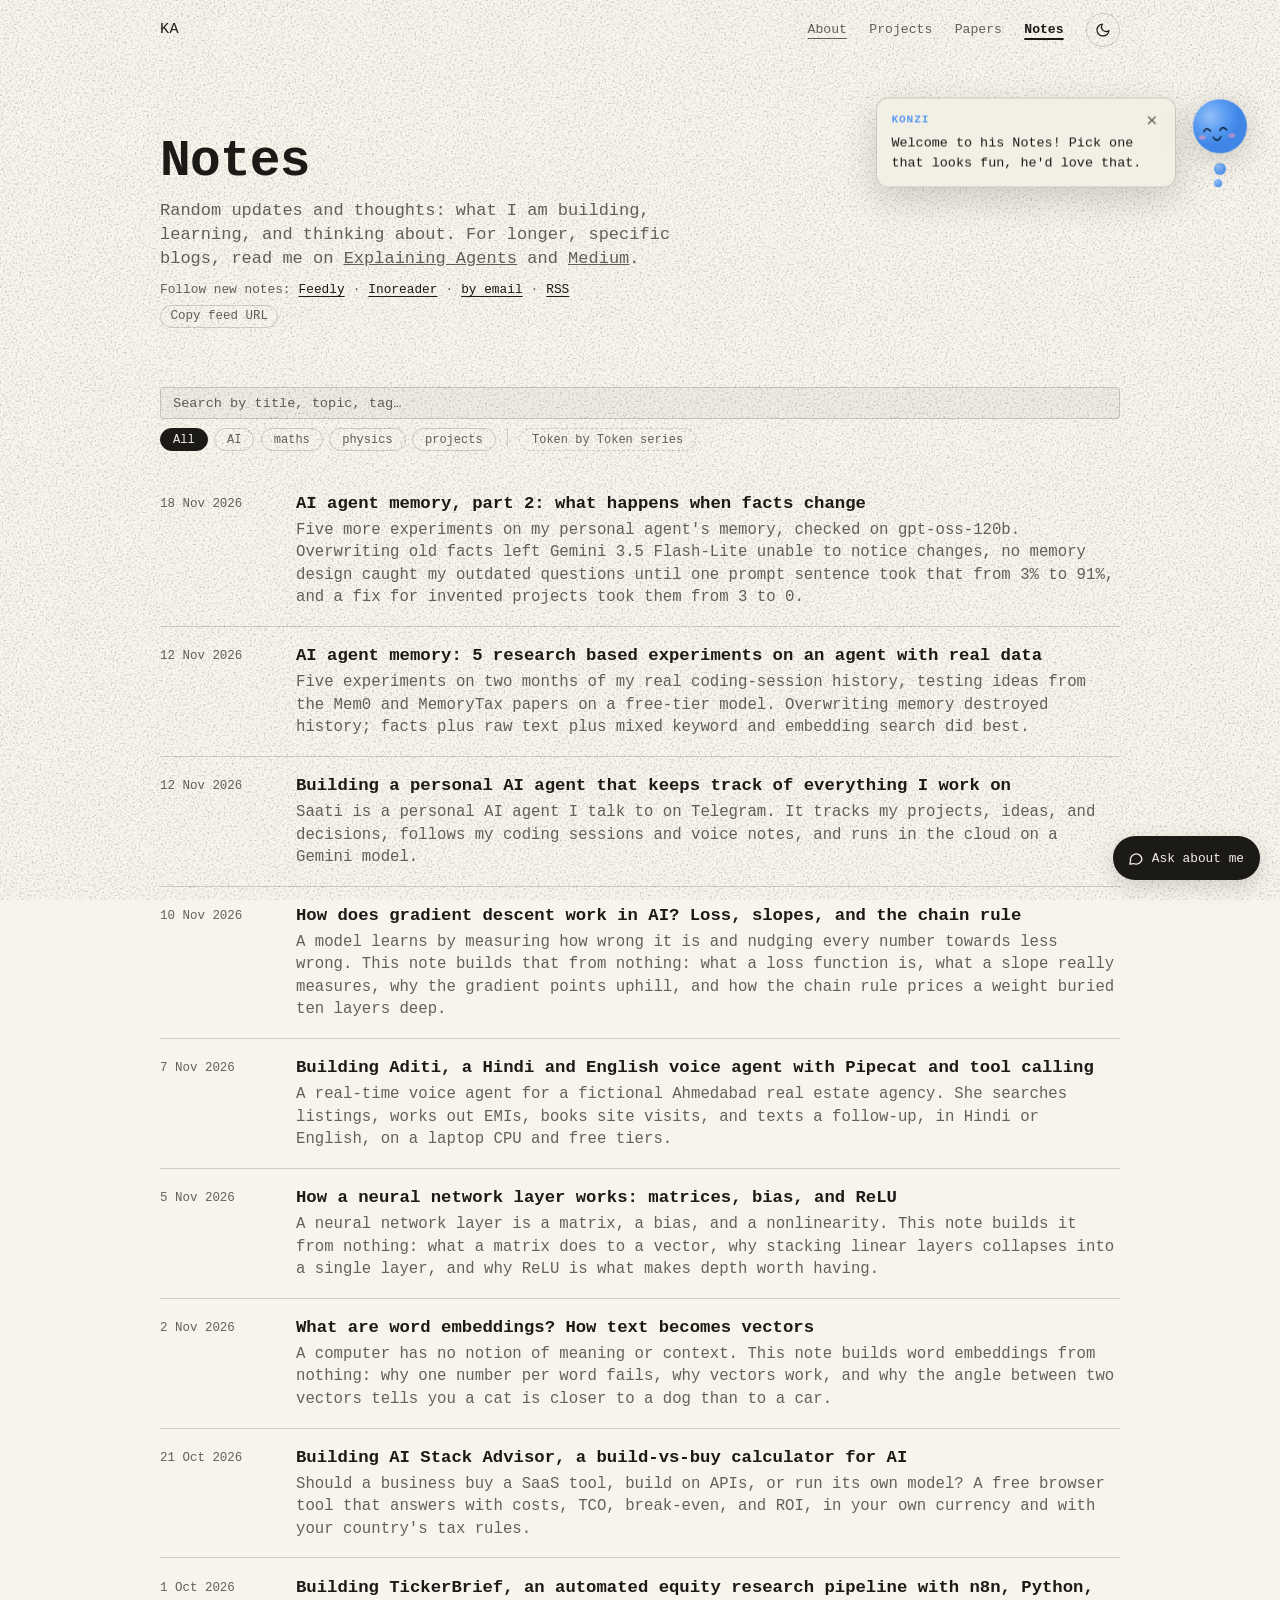
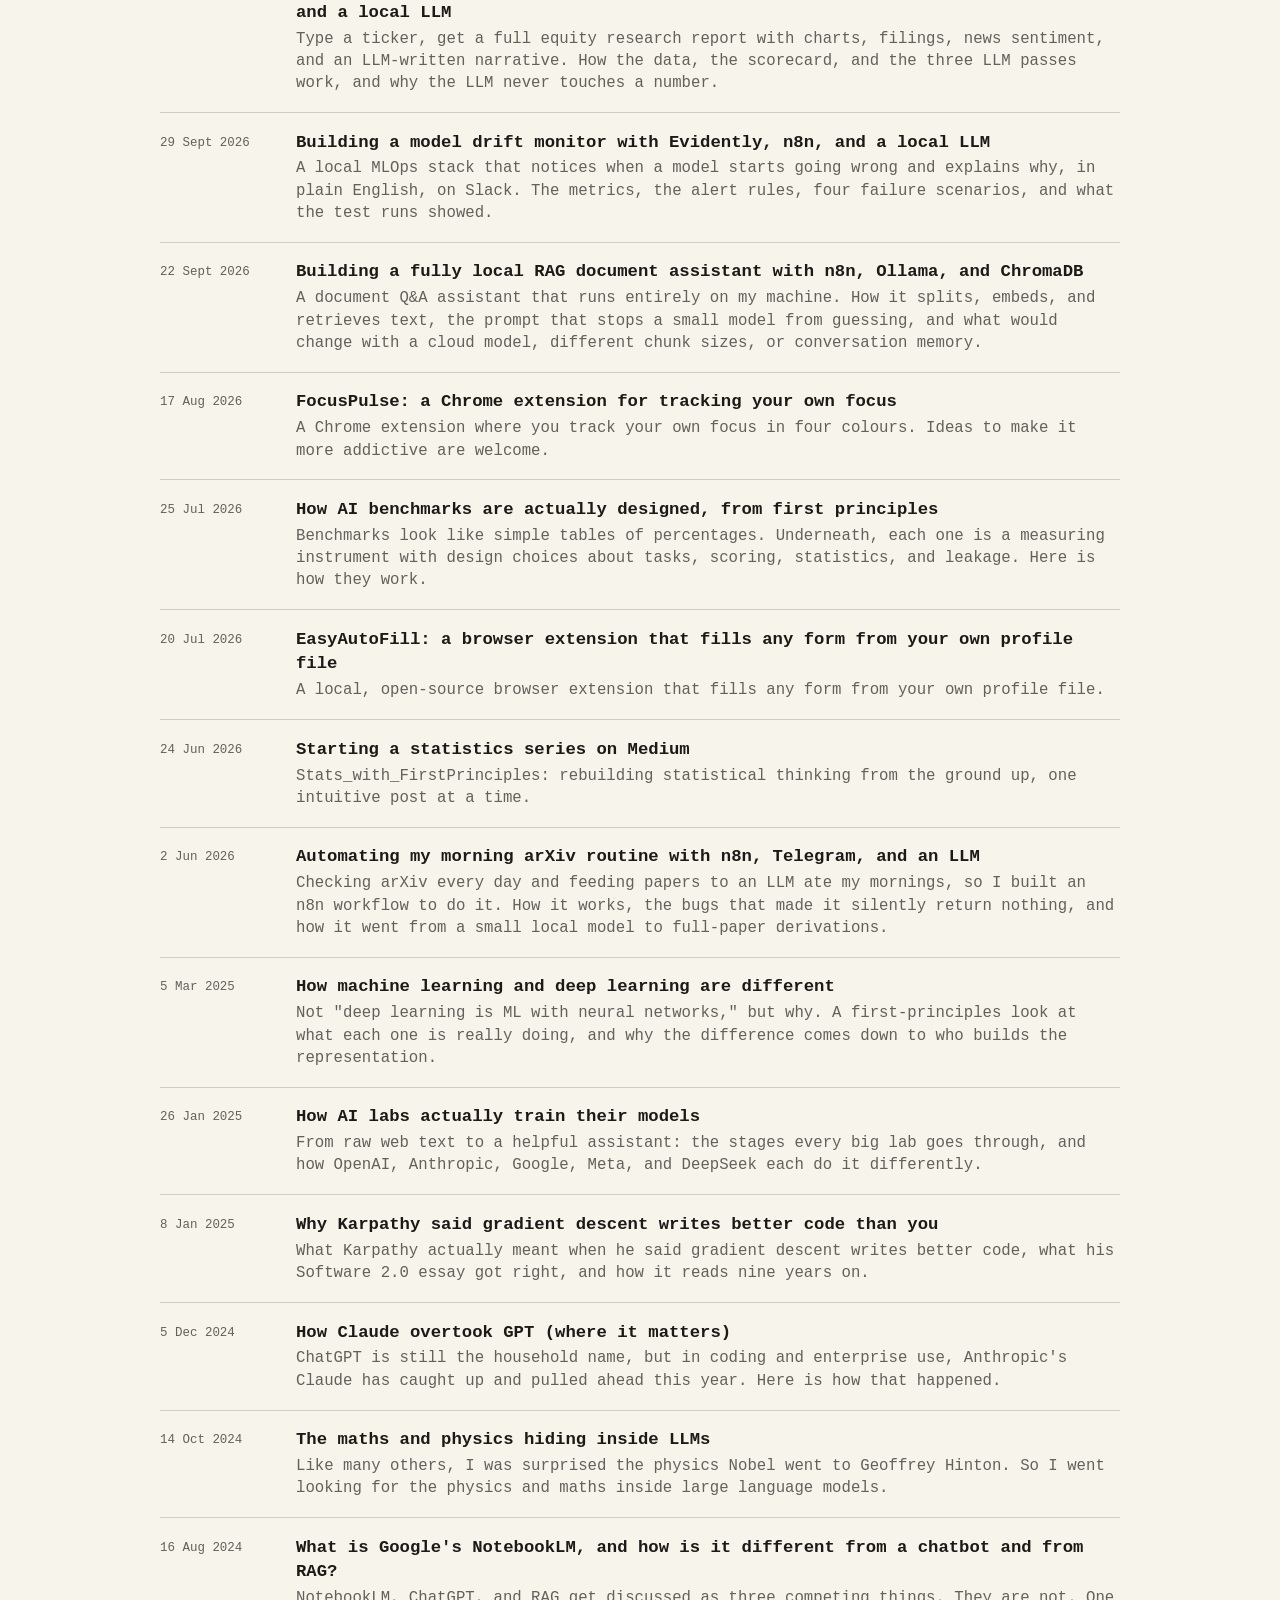
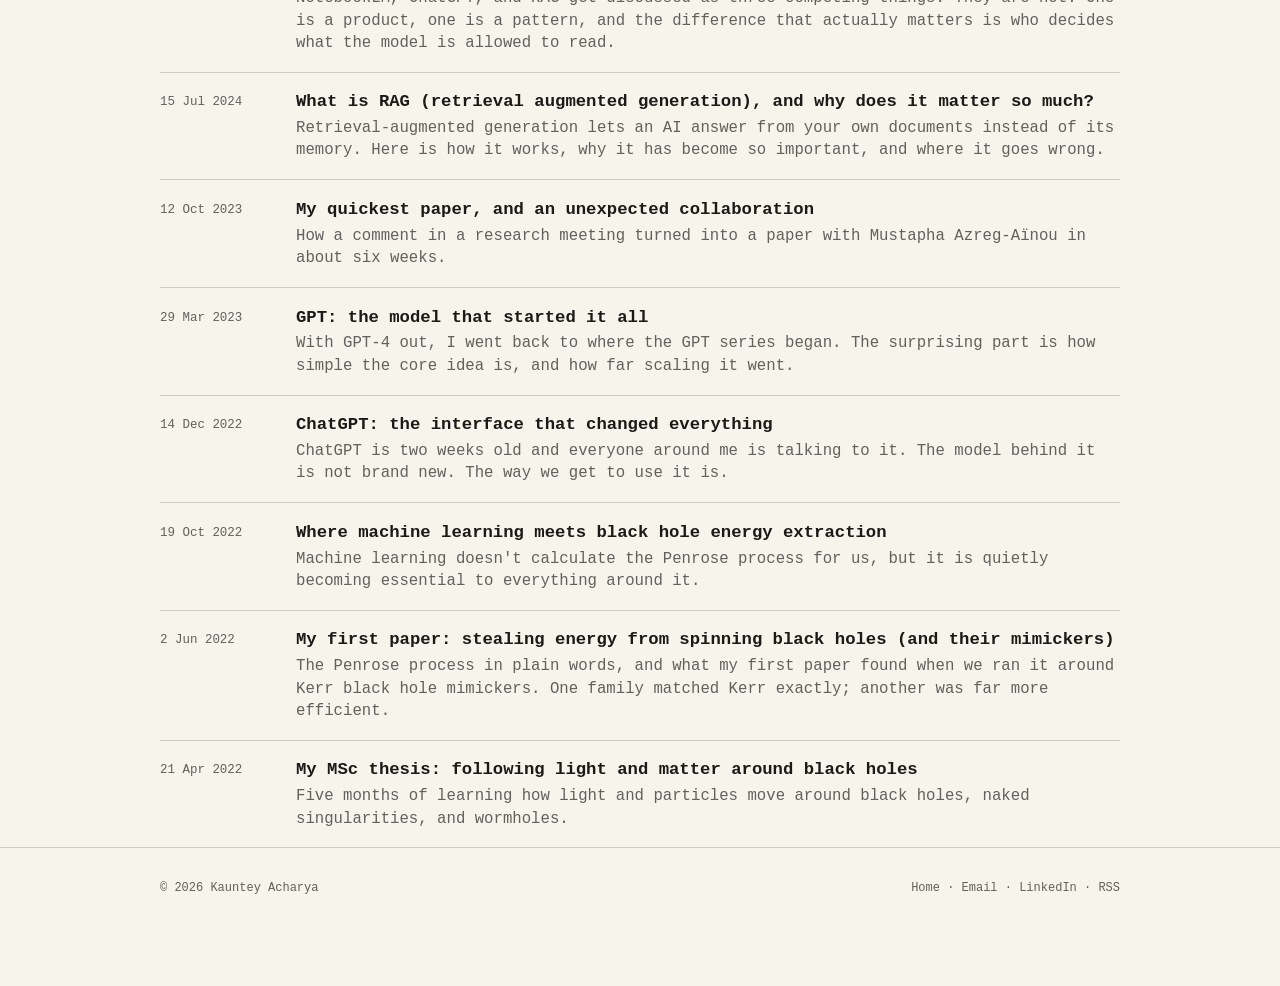
<file: notes.html>
<!DOCTYPE html>
<html lang="en">
<head>
<meta charset="UTF-8">
<meta name="ka-static-notes" content="1">
<meta name="viewport" content="width=device-width, initial-scale=1.0">
<title>Notes | Kauntey Acharya</title>
<meta name="description" content="Random updates and thoughts from Kauntey Acharya on projects, AI, automation, and statistics.">
<meta name="author" content="Kauntey Acharya">
<link rel="canonical" href="https://kaunteyacharya.com/notes.html">
<meta property="og:type" content="website">
<meta property="og:title" content="Notes | Kauntey Acharya">
<meta property="og:description" content="Notes on AI, agents, quantitative finance, statistics, and data science.">
<meta property="og:url" content="https://kaunteyacharya.com/notes.html">
<meta property="og:site_name" content="Kauntey Acharya">
<meta property="og:image" content="https://kaunteyacharya.com/og/notes.png">
<meta property="og:image:width" content="1200">
<meta property="og:image:height" content="630">
<meta name="twitter:card" content="summary_large_image">
<meta name="twitter:image" content="https://kaunteyacharya.com/og/notes.png">
<link rel="alternate" type="application/rss+xml" title="Kauntey Acharya: Notes" href="https://kaunteyacharya.com/feed.xml">

<link rel="icon" type="image/png" sizes="32x32" href="assets/icons/favicon-32.png">
<link rel="icon" href="favicon.ico" sizes="any">
<link rel="apple-touch-icon" href="assets/icons/apple-touch-icon.png">
<link rel="stylesheet" href="assets/style.css">
<!-- Theme: the visitor's saved choice always wins; system preference only until they pick one -->
<script>
  (function () {
    var t = null, k = 'ka-theme';
    try { t = localStorage.getItem(k) || localStorage.getItem('theme'); } catch (e) {}
    if (!t) { try { t = sessionStorage.getItem(k); } catch (e) {} }
    if (!t) { var m = document.cookie.match(/(?:^|; )ka-theme=(light|dark)/); if (m) t = m[1]; }
    if (t !== 'light' && t !== 'dark') t = window.matchMedia && matchMedia('(prefers-color-scheme: dark)').matches ? 'dark' : 'light';
    document.documentElement.setAttribute('data-ka-theme', t);
  })();
</script>
</head>
<body>
<a class="skip-link" href="#blogRoot">Skip to content</a>

<header class="topbar">
  <div class="wrap">
    <a class="brand" href="./" aria-label="Home">KA</a>
    <nav class="nav" aria-label="Primary">
      <a class="hide-sm nav-u" href="./#about">About</a>
      <a href="./#projects">Projects</a>
      <a href="./#publications">Papers</a>
      <a class="nav-u" href="notes.html" aria-current="page">Notes</a>
      <button class="theme-btn" id="themeBtn" type="button" aria-label="Switch theme"></button>
    </nav>
  </div>
</header>

<main class="wrap" id="blogRoot">
  <!-- List view -->
  <section id="listView">
    <div class="page-head">
      <h1>Notes</h1>
      <p>Random updates and thoughts: what I am building, learning, and thinking about. For longer, specific blogs, read me on
        <a href="https://explainingagents.com" target="_blank" rel="noopener noreferrer">Explaining Agents</a>
        and <a href="https://medium.com/@sometimes_rational" target="_blank" rel="noopener noreferrer">Medium</a>.</p>
      <p class="feed-link">Follow new notes:
        <a href="https://feedly.com/i/discover/sources/search/feed/https%3A%2F%2Fkaunteyacharya.com%2Ffeed.xml" target="_blank" rel="noopener noreferrer">Feedly</a> ·
        <a href="https://www.inoreader.com/?add_feed=https%3A%2F%2Fkaunteyacharya.com%2Ffeed.xml" target="_blank" rel="noopener noreferrer">Inoreader</a> ·
        <a href="https://blogtrottr.com/?subscribe=https://kaunteyacharya.com/feed.xml" target="_blank" rel="noopener noreferrer">by email</a> ·
        <a href="feed/">RSS</a>
        <button type="button" class="feed-copy" data-feed="https://kaunteyacharya.com/feed.xml">Copy feed URL</button>
      </p>
    </div>
    <div class="notes-search-wrap">
      <input type="search" id="noteSearch" class="notes-search" placeholder="Search by title, topic, tag…" aria-label="Search notes" autocomplete="off">
    </div>
    <div class="filter-bar" id="filters" role="group" aria-label="Filter notes"></div>
    <ul class="post-list" id="allPosts"><li class="post-item"><time datetime="2026-11-18">18 Nov 2026</time><div><a href="notes/agent-memory-when-facts-change/">AI agent memory, part 2: what happens when facts change</a><p>Five more experiments on my personal agent's memory, checked on gpt-oss-120b. Overwriting old facts left Gemini 3.5 Flash-Lite unable to notice changes, no memory design caught my outdated questions until one prompt sentence took that from 3% to 91%, and a fix for invented projects took them from 3 to 0.</p></div></li><li class="post-item"><time datetime="2026-11-12">12 Nov 2026</time><div><a href="notes/ai-agent-memory-experiments/">AI agent memory: 5 research based experiments on an agent with real data</a><p>Five experiments on two months of my real coding-session history, testing ideas from the Mem0 and MemoryTax papers on a free-tier model. Overwriting memory destroyed history; facts plus raw text plus mixed keyword and embedding search did best.</p></div></li><li class="post-item"><time datetime="2026-11-12">12 Nov 2026</time><div><a href="notes/building-a-personal-ai-agent/">Building a personal AI agent that keeps track of everything I work on</a><p>Saati is a personal AI agent I talk to on Telegram. It tracks my projects, ideas, and decisions, follows my coding sessions and voice notes, and runs in the cloud on a Gemini model.</p></div></li><li class="post-item"><time datetime="2026-11-10">10 Nov 2026</time><div><a href="notes/how-gradient-descent-works/">How does gradient descent work in AI? Loss, slopes, and the chain rule</a><p>A model learns by measuring how wrong it is and nudging every number towards less wrong. This note builds that from nothing: what a loss function is, what a slope really measures, why the gradient points uphill, and how the chain rule prices a weight buried ten layers deep.</p></div></li><li class="post-item"><time datetime="2026-11-07">7 Nov 2026</time><div><a href="notes/voice-ai-agent/">Building Aditi, a Hindi and English voice agent with Pipecat and tool calling</a><p>A real-time voice agent for a fictional Ahmedabad real estate agency. She searches listings, works out EMIs, books site visits, and texts a follow-up, in Hindi or English, on a laptop CPU and free tiers.</p></div></li><li class="post-item"><time datetime="2026-11-05">5 Nov 2026</time><div><a href="notes/neural-network-layer-explained/">How a neural network layer works: matrices, bias, and ReLU</a><p>A neural network layer is a matrix, a bias, and a nonlinearity. This note builds it from nothing: what a matrix does to a vector, why stacking linear layers collapses into a single layer, and why ReLU is what makes depth worth having.</p></div></li><li class="post-item"><time datetime="2026-11-02">2 Nov 2026</time><div><a href="notes/word-embeddings-explained/">What are word embeddings? How text becomes vectors</a><p>A computer has no notion of meaning or context. This note builds word embeddings from nothing: why one number per word fails, why vectors work, and why the angle between two vectors tells you a cat is closer to a dog than to a car.</p></div></li><li class="post-item"><time datetime="2026-10-21">21 Oct 2026</time><div><a href="notes/ai-stack-advisor/">Building AI Stack Advisor, a build-vs-buy calculator for AI</a><p>Should a business buy a SaaS tool, build on APIs, or run its own model? A free browser tool that answers with costs, TCO, break-even, and ROI, in your own currency and with your country's tax rules.</p></div></li><li class="post-item"><time datetime="2026-10-01">1 Oct 2026</time><div><a href="notes/tickerbrief/">Building TickerBrief, an automated equity research pipeline with n8n, Python, and a local LLM</a><p>Type a ticker, get a full equity research report with charts, filings, news sentiment, and an LLM-written narrative. How the data, the scorecard, and the three LLM passes work, and why the LLM never touches a number.</p></div></li><li class="post-item"><time datetime="2026-09-29">29 Sept 2026</time><div><a href="notes/ml-drift-alert-agent/">Building a model drift monitor with Evidently, n8n, and a local LLM</a><p>A local MLOps stack that notices when a model starts going wrong and explains why, in plain English, on Slack. The metrics, the alert rules, four failure scenarios, and what the test runs showed.</p></div></li><li class="post-item"><time datetime="2026-09-22">22 Sept 2026</time><div><a href="notes/local-rag-agent/">Building a fully local RAG document assistant with n8n, Ollama, and ChromaDB</a><p>A document Q&amp;A assistant that runs entirely on my machine. How it splits, embeds, and retrieves text, the prompt that stops a small model from guessing, and what would change with a cloud model, different chunk sizes, or conversation memory.</p></div></li><li class="post-item"><time datetime="2026-08-17">17 Aug 2026</time><div><a href="notes/creating-focuspulse/">FocusPulse: a Chrome extension for tracking your own focus</a><p>A Chrome extension where you track your own focus in four colours. Ideas to make it more addictive are welcome.</p></div></li><li class="post-item"><time datetime="2026-07-25">25 Jul 2026</time><div><a href="notes/ai-benchmarks/">How AI benchmarks are actually designed, from first principles</a><p>Benchmarks look like simple tables of percentages. Underneath, each one is a measuring instrument with design choices about tasks, scoring, statistics, and leakage. Here is how they work.</p></div></li><li class="post-item"><time datetime="2026-07-20">20 Jul 2026</time><div><a href="notes/creating-easyautofill/">EasyAutoFill: a browser extension that fills any form from your own profile file</a><p>A local, open-source browser extension that fills any form from your own profile file.</p></div></li><li class="post-item"><time datetime="2026-06-24">24 Jun 2026</time><div><a href="notes/stats-with-first-principles/">Starting a statistics series on Medium</a><p>Stats_with_FirstPrinciples: rebuilding statistical thinking from the ground up, one intuitive post at a time.</p></div></li><li class="post-item"><time datetime="2026-06-02">2 Jun 2026</time><div><a href="notes/automating-arxiv/">Automating my morning arXiv routine with n8n, Telegram, and an LLM</a><p>Checking arXiv every day and feeding papers to an LLM ate my mornings, so I built an n8n workflow to do it. How it works, the bugs that made it silently return nothing, and how it went from a small local model to full-paper derivations.</p></div></li><li class="post-item"><time datetime="2025-03-05">5 Mar 2025</time><div><a href="notes/ml-vs-deep-learning/">How machine learning and deep learning are different</a><p>Not &quot;deep learning is ML with neural networks,&quot; but why. A first-principles look at what each one is really doing, and why the difference comes down to who builds the representation.</p></div></li><li class="post-item"><time datetime="2025-01-26">26 Jan 2025</time><div><a href="notes/how-labs-train-ai-models/">How AI labs actually train their models</a><p>From raw web text to a helpful assistant: the stages every big lab goes through, and how OpenAI, Anthropic, Google, Meta, and DeepSeek each do it differently.</p></div></li><li class="post-item"><time datetime="2025-01-08">8 Jan 2025</time><div><a href="notes/gradient-descent-better-code/">Why Karpathy said gradient descent writes better code than you</a><p>What Karpathy actually meant when he said gradient descent writes better code, what his Software 2.0 essay got right, and how it reads nine years on.</p></div></li><li class="post-item"><time datetime="2024-12-05">5 Dec 2024</time><div><a href="notes/claude-overtook-gpt/">How Claude overtook GPT (where it matters)</a><p>ChatGPT is still the household name, but in coding and enterprise use, Anthropic's Claude has caught up and pulled ahead this year. Here is how that happened.</p></div></li><li class="post-item"><time datetime="2024-10-14">14 Oct 2024</time><div><a href="notes/maths-physics-inside-llms/">The maths and physics hiding inside LLMs</a><p>Like many others, I was surprised the physics Nobel went to Geoffrey Hinton. So I went looking for the physics and maths inside large language models.</p></div></li><li class="post-item"><time datetime="2024-08-16">16 Aug 2024</time><div><a href="notes/notebooklm-vs-chatbot-vs-rag/">What is Google's NotebookLM, and how is it different from a chatbot and from RAG?</a><p>NotebookLM, ChatGPT, and RAG get discussed as three competing things. They are not. One is a product, one is a pattern, and the difference that actually matters is who decides what the model is allowed to read.</p></div></li><li class="post-item"><time datetime="2024-07-15">15 Jul 2024</time><div><a href="notes/what-is-rag/">What is RAG (retrieval augmented generation), and why does it matter so much?</a><p>Retrieval-augmented generation lets an AI answer from your own documents instead of its memory. Here is how it works, why it has become so important, and where it goes wrong.</p></div></li><li class="post-item"><time datetime="2023-10-12">12 Oct 2023</time><div><a href="notes/jmn-magnetic-field/">My quickest paper, and an unexpected collaboration</a><p>How a comment in a research meeting turned into a paper with Mustapha Azreg-Aïnou in about six weeks.</p></div></li><li class="post-item"><time datetime="2023-03-29">29 Mar 2023</time><div><a href="notes/gpt-origins/">GPT: the model that started it all</a><p>With GPT-4 out, I went back to where the GPT series began. The surprising part is how simple the core idea is, and how far scaling it went.</p></div></li><li class="post-item"><time datetime="2022-12-14">14 Dec 2022</time><div><a href="notes/chatgpt-interface/">ChatGPT: the interface that changed everything</a><p>ChatGPT is two weeks old and everyone around me is talking to it. The model behind it is not brand new. The way we get to use it is.</p></div></li><li class="post-item"><time datetime="2022-10-19">19 Oct 2022</time><div><a href="notes/ml-black-hole-energy-extraction/">Where machine learning meets black hole energy extraction</a><p>Machine learning doesn't calculate the Penrose process for us, but it is quietly becoming essential to everything around it.</p></div></li><li class="post-item"><time datetime="2022-06-02">2 Jun 2022</time><div><a href="notes/first-paper-penrose/">My first paper: stealing energy from spinning black holes (and their mimickers)</a><p>The Penrose process in plain words, and what my first paper found when we ran it around Kerr black hole mimickers. One family matched Kerr exactly; another was far more efficient.</p></div></li><li class="post-item"><time datetime="2022-04-21">21 Apr 2022</time><div><a href="notes/msc-thesis/">My MSc thesis: following light and matter around black holes</a><p>Five months of learning how light and particles move around black holes, naked singularities, and wormholes.</p></div></li></ul>
  </section>

  <!-- Single-post view -->
  <article class="article" id="postView" hidden>
    <a class="back" href="notes.html">← All notes</a>
    <header>
      <div class="post-title" id="postTitle" role="heading" aria-level="1"></div>
      <p class="meta" id="postMeta"></p>
    </header>
    <div class="prose" id="postBody"></div>
  </article>
</main>

<footer class="footer">
  <div class="wrap">
    <span>© <span data-year>2026</span> Kauntey Acharya</span>
    <span><a href="./">Home</a> · <a href="mailto:kaunteyacharya2000@gmail.com">Email</a> · <a href="https://www.linkedin.com/in/kauntey-acharya" target="_blank" rel="noopener noreferrer">LinkedIn</a> · <a href="feed/">RSS</a></span>
  </div>
</footer>

<!-- ═══ CHAT ASSISTANT ═══ -->
<button class="chat-toggle" id="chatToggle" type="button" aria-controls="chat" aria-expanded="false" aria-label="Ask about me">
  <svg viewBox="0 0 24 24" fill="none" stroke="currentColor" stroke-width="1.8" stroke-linecap="round" stroke-linejoin="round" aria-hidden="true"><path d="M21 12a8 8 0 0 1-11.6 7.1L4 20l1-4.6A8 8 0 1 1 21 12z"/></svg>
  <span>Ask about me</span>
</button>

<div class="chat" id="chat" role="dialog" aria-label="Portfolio assistant" aria-hidden="true">
  <div class="chat-head">
    <strong>K’s assistant</strong>
    <button class="chat-close" id="chatClose" type="button" aria-label="Close assistant">×</button>
  </div>
  <div class="chat-log" id="chatLog" aria-live="polite"></div>
  <form class="chat-form" id="chatForm" autocomplete="off">
    <input id="chatInput" type="text" placeholder="Ask about papers, projects, contact…" aria-label="Your question" maxlength="300">
    <button type="submit">Send</button>
  </form>
</div>

<script src="assets/vendor/marked.min.js"></script>
<script src="assets/main.js"></script>
<script src="assets/notes.js"></script>
<script src="assets/chatbot.js"></script>
<script src="assets/konzi.js"></script>
</body>
</html>
</file>
<file: assets/style.css>
/* =========================================================
   Kauntey Acharya: portfolio
   One stylesheet shared by index.html and notes.html
   ========================================================= */

/* ---------- Tokens ---------- */
/* Palette: off-white paper (light) / graphite (dark), monochrome */
:root {
  --bg:      #F2EFE5;
  --surface: rgba(27, 26, 23, .04);
  --text:    #1B1A17;
  --muted:   rgba(27, 26, 23, .68);
  --line:    rgba(27, 26, 23, .18);
  --accent:  #1B1A17;
  --fs-b:    #B4532A;          /* figure accent, shared with assets/fromscratch.js */

  --mono:  monospace;
  --serif: monospace;

  --max: 1040px;
  --gutter: clamp(1rem, 4vw, 2.5rem);
  --label-col: 180px;

  /* Paper grain: a tiny tiling noise texture (SVG, about 1 KB, no extra request).
     Light and dark specks around the paper colour; --paper is set a touch lighter
     than --bg (and a touch darker in dark mode) so the grained page averages out to --bg. */
  --grain: url("data:image/svg+xml,%3Csvg xmlns=%27http://www.w3.org/2000/svg%27 width=%27180%27 height=%27180%27%3E%3Cfilter id=%27d%27 x=%270%27 y=%270%27 color-interpolation-filters=%27sRGB%27%3E%3CfeTurbulence type=%27fractalNoise%27 baseFrequency=%27.85%27 numOctaves=%273%27 stitchTiles=%27stitch%27/%3E%3CfeColorMatrix values=%270 0 0 0 0  0 0 0 0 0  0 0 0 0 0  -0.5 0 0 0 0.25%27/%3E%3C/filter%3E%3Cfilter id=%27l%27 x=%270%27 y=%270%27 color-interpolation-filters=%27sRGB%27%3E%3CfeTurbulence type=%27fractalNoise%27 baseFrequency=%27.85%27 numOctaves=%273%27 stitchTiles=%27stitch%27/%3E%3CfeColorMatrix values=%270 0 0 0 1  0 0 0 0 1  0 0 0 0 1  0.5 0 0 0 -0.25%27/%3E%3C/filter%3E%3Crect width=%27100%25%27 height=%27100%25%27 filter=%27url%28%23d%29%27/%3E%3Crect width=%27100%25%27 height=%27100%25%27 filter=%27url%28%23l%29%27/%3E%3C/svg%3E");
  --paper: #F7F4EC;
  --grain-size: 310px;        /* tile size of the paper grain; 180px was the original, larger reads coarser */
}

:root[data-ka-theme="dark"] {
  --bg:      #1C1B19;
  --surface: rgba(236, 231, 220, .05);
  --text:    #ECE7DC;
  --muted:   rgba(236, 231, 220, .66);
  --line:    rgba(236, 231, 220, .18);
  --accent:  #ECE7DC;
  --fs-b:    #E58C5F;
  --paper:   #171614;
  color-scheme: dark;
}

/* ---------- Reset / base ---------- */
*, *::before, *::after { box-sizing: border-box; margin: 0; padding: 0; }
html { scroll-behavior: smooth; scroll-padding-top: 72px; }
body {
  background-color: var(--paper, var(--bg));
  color: var(--text);
  font-family: var(--serif);
  font-size: 17px;
  line-height: 1.42;         /* original 1.75, then 1.5, now tighter */
  -webkit-font-smoothing: antialiased;
  transition: background-color .3s ease, color .3s ease;
}
/* Grain sits on its own fixed layer, so it stays still while the page scrolls over it
   (background-attachment: fixed is ignored on iPhones, a fixed layer is not). */
body::before {
  content: ""; position: fixed; inset: 0; z-index: -1; pointer-events: none;
  background: var(--grain) 0 0 / var(--grain-size) var(--grain-size);
}
a { color: inherit; }
img { max-width: 100%; }
::selection { background: var(--text); color: var(--bg); }
:focus-visible { outline: 2px solid var(--accent); outline-offset: 3px; }
/* Skip link: hidden until a keyboard user tabs to it */
.skip-link {
  position: absolute; left: 1rem; top: -100px; z-index: 100;
  background: var(--text); color: var(--bg); padding: .5rem .9rem;
  font-family: var(--mono); font-size: .85rem; text-decoration: none; border-radius: 4px;
}
.skip-link:focus { top: .75rem; }

.wrap { max-width: var(--max); margin: 0 auto; padding: 0 var(--gutter); }
.mono { font-family: var(--mono); }
.muted { color: var(--muted); }

/* ---------- Top bar ---------- */
.topbar {
  position: sticky; top: env(safe-area-inset-top, 0px); z-index: 50;
  background: var(--grain) 0 0 / var(--grain-size) var(--grain-size), color-mix(in srgb, var(--paper, var(--bg)) 88%, transparent);
  backdrop-filter: blur(8px);
  -webkit-backdrop-filter: blur(8px);
  border-bottom: 1px solid transparent;
  transition: border-color .3s ease;
}
.topbar.scrolled { border-bottom-color: var(--line); }
.topbar .wrap {
  display: flex; align-items: center; justify-content: space-between;
  height: 60px; gap: 1rem;
}
.brand {
  font-family: var(--mono); font-weight: 500; font-size: .95rem;
  text-decoration: none; letter-spacing: .02em;
}
.nav { display: flex; align-items: center; gap: 1.4rem; font-family: var(--mono); font-size: .82rem; }
.nav a { text-decoration: none; color: var(--muted); transition: color .2s; white-space: nowrap; }
.nav a:hover { color: var(--text); }
/* About (main page) and Notes (separate page) are underlined; the one you are on is bold */
.nav a.nav-u { text-decoration: underline; text-decoration-thickness: 1px; text-underline-offset: 5px; }
.nav a.nav-u[aria-current="page"] { color: var(--text); font-weight: 700; text-decoration-thickness: 2px; }
.theme-btn {
  width: 34px; height: 34px; display: grid; place-items: center;
  background: none; border: 1px solid var(--line); border-radius: 50%;
  color: var(--text); cursor: pointer; transition: border-color .2s;
}
.theme-btn:hover { border-color: var(--text); }
.theme-btn svg { width: 16px; height: 16px; }

/* ---------- Hero ---------- */
.hero { padding: clamp(5rem, 14vh, 9rem) 0 clamp(3.5rem, 8vh, 5rem); }
.status {
  display: inline-flex; align-items: center; gap: .55rem;
  font-family: var(--mono); font-size: .78rem; color: var(--muted);
  margin-bottom: 2rem;
}
.status::before {
  content: ""; width: 7px; height: 7px; border-radius: 50%;
  background: #3E9B5A; box-shadow: 0 0 0 3px color-mix(in srgb, #3E9B5A 22%, transparent);
}
.hero h1 {
  font-family: var(--serif); font-weight: 700;
  font-size: clamp(2.4rem, 6vw, 4rem);
  line-height: 1.1; letter-spacing: 0;
  margin-bottom: 1.2rem;
}
.hero .roles { font-family: var(--mono); font-size: clamp(.85rem, 1.8vw, 1rem); color: var(--muted); margin-bottom: 1.8rem; }
.hero .lede { font-size: clamp(1.1rem, 2.2vw, 1.3rem); max-width: 36em; margin-bottom: 2.2rem; }
.hero .lede em { font-style: italic; }
/* Second hero line: the physics background and the research habit. One step down
   from the lede so it reads as context rather than as a second headline. */
.hero .lede-2 { font-size: 1rem; color: var(--muted); margin-top: -1.4rem; }
.hero .lede-2 a { color: inherit; text-underline-offset: 3px; }
.nw { white-space: nowrap; }

.links { display: flex; flex-wrap: wrap; gap: .6rem 1.6rem; font-family: var(--mono); font-size: .85rem; }
.links a {
  display: inline-flex; align-items: center; gap: .45rem;
  text-decoration: none; color: var(--text);
  border-bottom: 1px solid var(--line); padding-bottom: 2px;
  transition: border-color .2s, color .2s;
}
.links a:hover { border-color: var(--accent); color: var(--accent); }
.links svg { width: 15px; height: 15px; fill: currentColor; }
.links a[hidden] { display: none; }
.hero .loc { margin-top: 2.2rem; font-family: var(--mono); font-size: .78rem; color: var(--muted); }

/* ---------- Sections ---------- */
.section {
  display: grid; grid-template-columns: var(--label-col) 1fr; gap: 2rem;
  padding: 4rem 0; border-top: 1px solid var(--line);
}
.section-label {
  font-family: var(--mono); font-size: .78rem; color: var(--muted);
  text-transform: uppercase; letter-spacing: .1em;
  position: sticky; top: 84px; align-self: start;
}
.section-label span { display: block; color: var(--text); margin-bottom: .2rem; }
.section-body > p { max-width: 38em; margin-bottom: 1.1em; }
.section-body > p:last-child { margin-bottom: 0; }

/* ---------- Generic list rows ---------- */
.rows { list-style: none; }
.row { padding: 1.6rem 0; border-bottom: 1px solid var(--line); }
.row:first-child { padding-top: 0; }
.row:last-child { border-bottom: 0; padding-bottom: 0; }
.row-head { display: flex; justify-content: space-between; align-items: baseline; gap: 1rem; flex-wrap: wrap; }
.row h3 { font-size: 1.1rem; font-weight: 700; line-height: 1.35; }
.row h3 a { text-decoration: none; }
.row h3 a:hover { color: var(--accent); }
.row .when { font-family: var(--mono); font-size: .78rem; color: var(--muted); white-space: nowrap; }
.row .org { font-family: var(--mono); font-size: .82rem; color: var(--muted); margin: .15rem 0 .6rem; }
.row p { max-width: 40em; }
.row ul.points { margin: .5rem 0 0 1.1rem; max-width: 40em; }
.row ul.points li { margin-bottom: .25rem; }

.tags { display: flex; flex-wrap: wrap; gap: .4rem; margin-top: .8rem; list-style: none; }
.tags li {
  font-family: var(--mono); font-size: .7rem; color: var(--muted);
  border: 1px solid var(--line); border-radius: 999px; padding: .1rem .6rem;
}
.row-links { display: flex; flex-wrap: wrap; gap: 1.2rem; margin-top: .9rem; font-family: var(--mono); font-size: .8rem; }
.row-links a { text-decoration: none; color: var(--text); border-bottom: 1px solid var(--line); }
.row-links a:hover { border-color: var(--text); }
.row-links a:hover { text-decoration: underline; text-underline-offset: 3px; }

/* ---------- Work with me ---------- */
.services-lede { max-width: 38em; margin-bottom: 1.6rem; }
.services .row { padding: 1.2rem 0; }
.services .row:first-child { padding-top: 0; }
.services .proof { margin-top: .5rem; font-family: var(--mono); font-size: .8rem; color: var(--muted); }
.services .proof a { color: var(--text); text-underline-offset: 3px; }
.steps-h { font-family: var(--mono); font-size: .78rem; font-weight: 700; letter-spacing: .08em; text-transform: uppercase; margin: 2.2rem 0 .9rem; }
.steps { list-style: none; counter-reset: step; display: grid; gap: .6rem; max-width: 40em; }
.steps li { counter-increment: step; position: relative; padding-left: 2.4rem; }
.steps li::before { content: counter(step, decimal-leading-zero); position: absolute; left: 0; top: .2em; font-family: var(--mono); font-size: .78rem; color: var(--muted); }
.steps b { margin-right: .3em; }
.services-cta { display: flex; flex-wrap: wrap; gap: .8rem; margin-top: 1.8rem; }
.services-cta a { font-family: var(--mono); font-size: .85rem; text-decoration: none; padding: .6rem 1.1rem; border-radius: 6px; border: 1px solid var(--text); }
.services-cta .cta-primary { background: var(--text); color: var(--bg); }
.services-cta .cta-ghost { color: var(--text); border-color: var(--line); }
.services-cta a:hover { border-color: var(--text); text-decoration: underline; text-underline-offset: 3px; }
.services-cta a[hidden] { display: none; }

/* ---------- Booking confirmation page (confirm/index.html) ---------- */
.confirm-box { min-height: 40vh; }
.confirm-next { color: var(--muted); }

/* ---------- Skills ---------- */
.skill-groups { display: grid; grid-template-columns: repeat(2, minmax(0, 1fr)); gap: 1.4rem 2.2rem; }
@media (max-width: 820px) { .skill-groups { grid-template-columns: 1fr; } }
.skill-group h3 { font-family: var(--mono); font-size: .78rem; font-weight: 500; color: var(--muted); text-transform: uppercase; letter-spacing: .08em; margin-bottom: .35rem; }
.skill-group p { font-size: 1rem; }

/* ---------- Publications ---------- */
.pub .authors { font-size: .95rem; color: var(--muted); margin: .3rem 0 .15rem; }
.pub .authors strong { color: var(--text); font-weight: 600; }
.pub .venue { font-size: .9rem; }
.pub .venue a { text-decoration: none; border-bottom: 1px solid var(--line); }
.pub .venue a:hover { border-color: var(--text); }
.pub .venue i { font-style: normal; color: var(--text); }
}

/* ---------- Blog teaser + blog page ---------- */
.post-list { list-style: none; }
.post-item { display: grid; grid-template-columns: 7.5rem 1fr; gap: 1rem; padding: 1.1rem 0; border-bottom: 1px solid var(--line); }
.post-item:last-child { border-bottom: 0; }
.post-item time { font-family: var(--mono); font-size: .78rem; color: var(--muted); padding-top: .25rem; }
.post-item a { text-decoration: none; font-weight: 600; font-size: 1.08rem; }
.post-item a:hover { color: var(--accent); }
.post-item p { color: var(--muted); font-size: .98rem; margin-top: .15rem; }
.more-link { display: inline-block; margin-top: 1.4rem; font-family: var(--mono); font-size: .82rem; color: var(--accent); text-decoration: none; }
.more-link:hover { text-decoration: underline; text-underline-offset: 3px; }
.empty { color: var(--muted); font-style: italic; }

.page-head { padding: 4.5rem 0 2.5rem; }
.page-head h1 { font-size: clamp(2.2rem, 5vw, 3.2rem); line-height: 1.1; letter-spacing: -.015em; font-weight: 600; }
.page-head p { color: var(--muted); margin-top: .6rem; max-width: 34em; }

.filter-bar { display: flex; flex-wrap: wrap; gap: .4rem; margin-bottom: 1.5rem; }
.filter-bar button {
  font-family: var(--mono); font-size: .75rem; color: var(--muted);
  background: none; border: 1px solid var(--line); border-radius: 999px;
  padding: .2rem .75rem; cursor: pointer;
}
.filter-bar button:hover { color: var(--text); border-color: var(--text); }
.filter-bar button[aria-pressed="true"] { background: var(--text); color: var(--bg); border-color: var(--text); }

/* article */
.article { max-width: 42rem; margin: 0 auto; padding: 3.5rem 0 4rem; }
.article .back { font-family: var(--mono); font-size: .8rem; color: var(--muted); text-decoration: none; }
.article .back:hover { color: var(--text); }
.article header { margin: 2rem 0 2.5rem; }
.article h1, .article .post-title { font-size: clamp(2rem, 5vw, 2.8rem); line-height: 1.15; letter-spacing: -.015em; font-weight: 600; }
.article .meta { font-family: var(--mono); font-size: .8rem; color: var(--muted); margin-top: .8rem; }
.prose > * + * { margin-top: 1.1em; }
/* The page runs tight (body is 1.42), but long reading needs more leading than
   short marketing copy, especially in a monospace face. Note bodies get their own. */
.prose p, .prose li, .prose blockquote { line-height: 1.62; }
.prose h2 { font-size: 1.5rem; margin-top: 2.2em; line-height: 1.3; }
.prose h3 { font-size: 1.2rem; margin-top: 1.8em; }
.prose a { color: var(--accent); text-underline-offset: 3px; }
.prose ul, .prose ol { padding-left: 1.3rem; }
.prose li + li { margin-top: .3em; }
.prose blockquote { border-left: 2px solid var(--accent); padding-left: 1rem; color: var(--muted); font-style: italic; }
.prose code { font-family: var(--mono); font-size: .86em; background: var(--surface); padding: .1em .35em; border-radius: 3px; }
.prose pre { background: var(--surface); border: 1px solid var(--line); padding: 1rem 1.1rem; overflow-x: auto; border-radius: 4px; line-height: 1.5; }
.prose pre code { background: none; padding: 0; font-size: .85rem; }
.prose img { display: block; margin: 1.6em auto; border-radius: 4px; }
.prose hr { border: 0; border-top: 1px solid var(--line); margin: 2.5em 0; }
.prose table { border-collapse: collapse; width: 100%; font-size: .95rem; display: block; overflow-x: auto; }
.prose th, .prose td { border-bottom: 1px solid var(--line); padding: .45rem .6rem; text-align: left; }
.prose .katex-display { overflow-x: auto; overflow-y: hidden; padding: .3rem 0; }
.prose math[display="block"] { font-size: 1.15em; padding: .4rem 0; }
.prose math { font-family: "Latin Modern Math", "STIX Two Math", "Cambria Math", serif; }

/* ---------- Contact ---------- */
.contact-big { font-size: 1.1rem; max-width: 34em; margin-bottom: 1.2rem; }

/* ---------- Footer ---------- */
.footer { border-top: 1px solid var(--line); padding: 2rem 0 5.5rem; font-family: var(--mono); font-size: .75rem; color: var(--muted); }
.footer .wrap { display: flex; justify-content: space-between; gap: 1rem; flex-wrap: wrap; }
.footer a { text-decoration: none; }
.footer a:hover { color: var(--text); }

/* ---------- Reveal ---------- */
.reveal { opacity: 0; transform: translateY(14px); transition: opacity .7s ease, transform .7s ease; }
.reveal.in { opacity: 1; transform: none; }
@media (prefers-reduced-motion: reduce) {
  html { scroll-behavior: auto; }
  .reveal { opacity: 1; transform: none; transition: none; }
}

/* ---------- Chat widget ---------- */
.chat-toggle {
  position: fixed; right: 20px; bottom: 20px; z-index: 60;
  height: 44px; padding: 0 1rem 0 .85rem; border-radius: 999px;
  display: inline-flex; align-items: center; gap: .5rem;
  background: var(--text); color: var(--bg); border: 0; cursor: pointer;
  font-family: var(--mono); font-size: .8rem;
  box-shadow: 0 6px 20px rgba(0,0,0,.15);
  transition: transform .2s ease;
}
.chat-toggle:hover { transform: translateY(-2px); }
.chat-toggle svg { width: 17px; height: 17px; }
.chat-toggle[hidden] { display: none; }

.chat {
  position: fixed; right: 20px; bottom: 20px; z-index: 61;
  width: 370px; height: min(540px, calc(100vh - 40px));
  display: flex; flex-direction: column;
  background: var(--bg); color: var(--text);
  border: 1px solid var(--line); border-radius: 10px;
  box-shadow: 0 16px 48px rgba(0,0,0,.18);
  opacity: 0; transform: translateY(12px) scale(.98); pointer-events: none;
  transition: opacity .25s ease, transform .25s ease;
}
.chat.open { opacity: 1; transform: none; pointer-events: auto; }
/* Resize grip in the top-left corner (the panel is anchored bottom-right) */
.chat-resize {
  position: absolute; left: 0; top: 0; width: 18px; height: 18px; cursor: nwse-resize; z-index: 2;
  border-top-left-radius: 10px; touch-action: none;
  background: linear-gradient(135deg, var(--muted) 0 1.5px, transparent 1.5px 5px, var(--muted) 5px 6.5px, transparent 6.5px) no-repeat 5px 5px / 9px 9px;
  opacity: .45; transition: opacity .15s;
}
.chat-resize:hover, .chat.resizing .chat-resize { opacity: 1; }
.chat.resizing { transition: none; user-select: none; }
.chat-head { padding-left: 1.4rem; }
.bk-tz { display: grid; gap: .25rem; margin-bottom: .6rem; }
.bk-tz select.bk-in { padding: .35rem .5rem; }
.bk-when { margin: .4rem 0; line-height: 1.45; }
.bk-when small, .bk-sub { color: var(--muted); font-size: .78rem; }
.chat-head { display: flex; justify-content: space-between; align-items: center; padding: .8rem 1rem; border-bottom: 1px solid var(--line); }
.chat-head strong { font-family: var(--mono); font-size: .85rem; font-weight: 500; }
.chat-close { background: none; border: 0; color: var(--muted); font-size: 1.4rem; line-height: 1; cursor: pointer; padding: .2rem .4rem; }
.chat-close:hover { color: var(--text); }
.chat-log { flex: 1; overflow-y: auto; padding: 1rem; display: flex; flex-direction: column; gap: .6rem; }
.msg { max-width: 88%; padding: .6rem .8rem; border-radius: 10px; font-size: .92rem; line-height: 1.5; white-space: pre-line; overflow-wrap: anywhere; }
.msg.bot { align-self: flex-start; background: var(--surface); border: 1px solid var(--line); border-bottom-left-radius: 2px; }
.msg.user { align-self: flex-end; background: var(--text); color: var(--bg); border-bottom-right-radius: 2px; font-family: var(--mono); font-size: .82rem; }
.msg a { color: var(--accent); }
.msg.typing { display: inline-flex; align-items: center; gap: .3rem; color: var(--muted); font-family: var(--mono); font-size: .78rem; }
.msg.typing .typing-label { margin-right: .15rem; }
.msg.typing .dot { width: 5px; height: 5px; border-radius: 50%; background: currentColor; opacity: .3; animation: ka-typing 1s infinite ease-in-out; }
.msg.typing .dot:nth-child(3) { animation-delay: .15s; }
.msg.typing .dot:nth-child(4) { animation-delay: .3s; }
@keyframes ka-typing { 0%, 100% { opacity: .3; transform: translateY(0); } 50% { opacity: 1; transform: translateY(-2px); } }
@media (prefers-reduced-motion: reduce) { .msg.typing .dot { animation: none; opacity: .6; } }
.chips { display: flex; flex-wrap: wrap; gap: .35rem; }
.chips button {
  font-family: var(--mono); font-size: .72rem; color: var(--text);
  background: none; border: 1px solid var(--line); border-radius: 999px;
  padding: .25rem .65rem; cursor: pointer;
}
.chips button:hover { border-color: var(--text); }
.chat-form { display: flex; gap: .4rem; padding: .7rem; border-top: 1px solid var(--line); }
.chat-form input {
  flex: 1; min-width: 0; font: inherit; font-family: var(--mono); font-size: .82rem;
  background: var(--bg); color: var(--text);
  border: 1px solid var(--line); border-radius: 6px; padding: .55rem .7rem; outline: none;
}
.chat-form input:focus { border-color: var(--text); }
.chat-form button { background: var(--text); color: var(--bg); border: 0; border-radius: 6px; padding: 0 .8rem; cursor: pointer; font-family: var(--mono); font-size: .8rem; }

/* ---------- Responsive ---------- */
@media (max-width: 820px) {
  body { font-size: 15px; }
  .section { grid-template-columns: 1fr; gap: 1.2rem; padding: 3rem 0; }
  .section-label { position: static; }
  .nav .hide-sm { display: none; }
  .post-item { grid-template-columns: 1fr; gap: .1rem; }
}
@media (max-width: 480px) {
  /* Phones: the hero carries a lot of copy now, so the two description lines
     step down a size. Keeps the profile links above the fold. */
  .hero .lede { font-size: .98rem; margin-bottom: 1.8rem; }
  .hero .lede-2 { font-size: .88rem; margin-top: -1.1rem; }
  .hero .roles { font-size: .85rem; }
  .nav { gap: 1rem; }
  .chat { right: 10px; left: 10px; bottom: 10px; width: auto !important; height: min(78vh, 560px) !important; }
  .chat-resize { display: none; }
  .chat-toggle span { display: none; }
  .chat-toggle { padding: 0; width: 44px; justify-content: center; }
}

/* ---------- Scrollbars: thin, quiet, and theme-aware ---------- */
html { scrollbar-color: var(--line) transparent; }
.chat-log, .prose pre, .prose table, .prose .katex-display {
  scrollbar-width: thin;
  scrollbar-color: var(--line) transparent;
}
.chat-log { scrollbar-gutter: stable; }
::-webkit-scrollbar { width: 8px; height: 8px; }
.chat-log::-webkit-scrollbar { width: 6px; }
::-webkit-scrollbar-track { background: transparent; }
::-webkit-scrollbar-thumb {
  background: var(--line);
  border-radius: 999px;
  border: 2px solid transparent;
  background-clip: padding-box;
}
.chat-log::-webkit-scrollbar-thumb { border-width: 1px; }
::-webkit-scrollbar-thumb:hover { background-color: var(--muted); }
::-webkit-scrollbar-button { display: none; width: 0; height: 0; }
::-webkit-scrollbar-corner { background: transparent; }

/* ---------- Chat: booking mode ---------- */
.msg.bk { max-width: 100%; width: 100%; white-space: normal; }
.bk-q { margin: 0 0 .6rem; }
.bk-q:last-child { margin-bottom: 0; }
.bk-row { display: flex; flex-wrap: wrap; gap: .35rem; margin-bottom: .6rem; }
.bk-grid { display: grid; grid-template-columns: repeat(auto-fill, minmax(74px, 1fr)); gap: .35rem; margin-bottom: .6rem; }
.bk-chip {
  font-family: var(--mono); font-size: .74rem; color: var(--text);
  background: var(--bg); border: 1px solid var(--line); border-radius: 6px;
  padding: .3rem .5rem; cursor: pointer;
}
.bk-chip:hover:not(:disabled) { border-color: var(--text); }
.bk-chip[aria-pressed="true"] { background: var(--text); color: var(--bg); border-color: var(--text); }
.bk-actions { display: flex; gap: .4rem; justify-content: flex-end; margin-top: .4rem; }
.bk-primary, .bk-ghost, .bk-link {
  font-family: var(--mono); font-size: .78rem; border-radius: 6px; padding: .4rem .75rem; cursor: pointer;
}
.bk-primary { background: var(--text); color: var(--bg); border: 1px solid var(--text); }
.bk-ghost { background: none; color: var(--text); border: 1px solid var(--line); }
.bk-link { background: none; border: 0; padding: 0; color: var(--text); text-decoration: underline; text-underline-offset: 3px; margin-top: .3rem; }
.bk button:disabled { opacity: .45; cursor: default; }
.bk-l { display: block; font-family: var(--mono); font-size: .7rem; color: var(--muted); margin: .45rem 0 .2rem; }
.bk-in {
  width: 100%; font-family: var(--mono); font-size: .8rem; color: var(--text);
  background: var(--bg); border: 1px solid var(--line); border-radius: 6px; padding: .45rem .55rem; outline: none;
}
.bk-in:focus { border-color: var(--text); }
.bk-hp { position: absolute; left: -9999px; width: 1px; height: 1px; opacity: 0; }
.bk-err { color: #b4541a; font-size: .74rem; min-height: 1em; margin: .35rem 0 0; }
.bk-ts { margin-top: .5rem; }
.bk-ts:empty { display: none; }
.bk-note { font-size: .7rem; color: var(--muted); margin: .4rem 0 0; }
.bk-note a { color: inherit; }
.bk-mail { border: 1px dashed var(--line); border-radius: 6px; padding: .55rem .65rem; background: var(--bg); font-size: .85rem; }
.bk-mail small { display: block; color: var(--muted); font-family: var(--mono); font-size: .68rem; margin-bottom: .2rem; }
.bk-ok { color: #2f7d46; }
:root[data-ka-theme="dark"] .bk-ok { color: #6cc58a; }
:root[data-ka-theme="dark"] .bk-err { color: #e2a35a; }
.bk-bar {
  display: flex; align-items: center; justify-content: space-between; gap: .5rem;
  padding: .45rem .8rem; border-top: 1px solid var(--line);
  font-family: var(--mono); font-size: .72rem; color: var(--muted);
}
.bk-bar[hidden] { display: none; }
.bk-cancel { font-family: var(--mono); font-size: .72rem; background: none; color: var(--text); border: 1px solid var(--line); border-radius: 999px; padding: .2rem .7rem; cursor: pointer; }
.bk-cancel:hover { border-color: var(--text); }
.chat-note { padding: 0 .8rem .5rem; margin-top: -.3rem; font-family: var(--mono); font-size: .66rem; letter-spacing: .02em; color: var(--muted); text-align: right; }
.chips.ai-action { margin-top: -.25rem; }
.chat-form input:disabled { opacity: .55; cursor: not-allowed; }
.chat-form button:disabled { opacity: .4; cursor: not-allowed; }

/* ---------- Konzi: the tour guide ----------
   Konzi's blue stays the same in both themes and is a little see-through at rest;
   the speech bubble follows the theme. Positions are set by assets/konzi.js. */
:root { --konzi: #5C9DF2; --konzi-size: 60px; }
.konzi { position: fixed; left: 0; top: 0; width: 0; height: 0; z-index: 55; }
.konzi-head, .konzi-bub, .konzi-say { position: fixed; left: 0; top: 0; will-change: transform; }
.konzi-head {
  width: var(--konzi-size); height: var(--konzi-size); padding: 0; border: 0; background: none;
  border-radius: 50%; cursor: grab; touch-action: none; -webkit-tap-highlight-color: transparent;
  filter: drop-shadow(0 6px 14px rgba(0,0,0,.18));
}
.konzi.dragging .konzi-head { cursor: grabbing; }
.konzi-head svg { width: 100%; height: 100%; display: block; overflow: visible; pointer-events: none; }
.konzi-head:focus-visible { outline: 2px solid var(--konzi); outline-offset: 4px; }
.konzi-bub { border-radius: 50%; pointer-events: none;
  background: radial-gradient(circle at 35% 30%, #93C0F8 0%, var(--konzi) 55%, #3F86E6 100%); }
.konzi-b1 { width: calc(var(--konzi-size) * .2); height: calc(var(--konzi-size) * .2); }
.konzi-b2 { width: calc(var(--konzi-size) * .13); height: calc(var(--konzi-size) * .13); }
.konzi-head, .konzi-bub { opacity: .75; transition: opacity .25s ease; }
.konzi.talking .konzi-head, .konzi.talking .konzi-bub,
.konzi.dragging .konzi-head, .konzi.dragging .konzi-bub,
.konzi-head:hover, .konzi-head:focus-visible { opacity: 1; }
.kz-v, .kz-cheeks, .kz-zzz { transition: opacity .15s; }
.kz-mouth { transition: d .22s ease; }
.kz-zzz { opacity: 0; }
.kz-zzz text { font-family: var(--mono); font-weight: 700; fill: var(--konzi); }

.konzi-say {
  width: min(300px, calc(100vw - 24px));
  background: var(--bg); color: var(--text);
  border: 1px solid var(--line); border-radius: 12px;
  box-shadow: 0 12px 36px rgba(0,0,0,.16);
  padding: .75rem .9rem .8rem;
  opacity: 0; transition: opacity .2s ease;
}
.konzi-say.on { opacity: 1; }
.konzi-say-top { display: flex; justify-content: space-between; align-items: center; margin-bottom: .25rem; }
.konzi-name { font-family: var(--mono); font-size: .7rem; font-weight: 700; letter-spacing: .08em; text-transform: uppercase; color: var(--konzi); }
.konzi-x { background: none; border: 0; color: var(--muted); font-size: 1.2rem; line-height: 1; cursor: pointer; padding: 0 .2rem; }
.konzi-x:hover { color: var(--text); }
.konzi-text { font-family: var(--mono); font-size: .84rem; line-height: 1.5; margin: 0; min-height: 2.6em; }
.konzi-acts { display: flex; flex-wrap: wrap; gap: .4rem; margin-top: .65rem; }
.konzi-acts:empty { display: none; }
.konzi-btn {
  font-family: var(--mono); font-size: .75rem; line-height: 1; padding: .5rem .7rem; border-radius: 999px;
  border: 1px solid var(--line); background: transparent; color: var(--text); cursor: pointer; text-decoration: none;
}
.konzi-btn:hover { border-color: var(--text); }
.konzi-btn.primary { background: var(--konzi); border-color: var(--konzi); color: #0B1A33; font-weight: 700; }
.konzi-btn.quiet { border-color: transparent; color: var(--muted); margin-left: auto; padding-inline: .3rem; }
.konzi-btn.quiet:hover { color: var(--text); }
.konzi-btn:focus-visible { outline: 2px solid var(--konzi); outline-offset: 2px; }

@media (max-width: 760px) { :root { --konzi-size: 50px; } }
@media print { .konzi { display: none; } }

/* ---------- Note pages: tags, ending, older/newer ---------- */
.article .meta a { color: inherit; text-underline-offset: 3px; }
.article .meta a:hover { color: var(--text); }
.note-end { margin-top: 3.5rem; padding-top: 1.6rem; border-top: 1px solid var(--line); }
.note-follow { color: var(--muted); font-size: .95rem; }
.note-follow a { color: var(--text); text-underline-offset: 3px; }
.note-nav { display: grid; grid-template-columns: 1fr 1fr; gap: 1rem; margin-top: 1.8rem; }
.note-nav a { display: block; text-decoration: none; padding: .9rem 1rem; border: 1px solid var(--line); border-radius: 4px; font-weight: 600; line-height: 1.35; }
.note-nav a:hover { border-color: var(--text); }
.note-nav span { display: block; font-family: var(--mono); font-size: .75rem; font-weight: 400; color: var(--muted); margin-bottom: .3rem; }
.note-nav .note-older { text-align: right; }
@media (max-width: 560px) { .note-nav { grid-template-columns: 1fr; } .note-nav .note-older { text-align: left; } }
/* Related notes: picked in front matter (related:) or by shared tags, see scripts/build-notes.mjs */
.note-related { margin: 0 0 1.8rem; }
.note-related h2 { font-family: var(--mono); font-size: .78rem; font-weight: 700; letter-spacing: .08em; text-transform: uppercase; margin-bottom: .8rem; }
.note-related ul { list-style: none; display: grid; gap: .7rem; }
.note-related li { padding: .85rem 1rem; border: 1px solid var(--line); border-radius: 4px; transition: border-color .2s; }
.note-related li:hover { border-color: var(--text); }
.note-related a { font-weight: 600; line-height: 1.35; text-decoration: none; }
.note-related a:hover { text-decoration: underline; text-underline-offset: 3px; }
.note-related p { margin-top: .3rem; color: var(--muted); font-size: .88rem; line-height: 1.45; }
.feed-link { font-family: var(--mono); font-size: .8rem; }
.feed-link a { color: var(--text); text-underline-offset: 3px; }
.note-share { display: flex; flex-wrap: wrap; align-items: center; gap: .5rem .6rem; font-family: var(--mono); font-size: .8rem; margin-bottom: 1.4rem; }
.note-share-label { color: var(--muted); margin-right: .2rem; }
.note-share a, .note-share button {
  font: inherit; color: var(--text); background: none; cursor: pointer; text-decoration: none;
  border: 1px solid var(--line); border-radius: 999px; padding: .3rem .75rem; line-height: 1.2;
}
.note-share a:hover, .note-share button:hover { border-color: var(--text); }
.note-share [hidden] { display: none; }
.article .byline { font-family: var(--mono); font-size: .8rem; color: var(--muted); margin-top: .9rem; }
.article .byline a { color: var(--text); text-underline-offset: 3px; }
.note-author { margin-bottom: 1.6rem; padding: 1rem 1.1rem; border: 1px solid var(--line); border-radius: 4px; font-size: .92rem; color: var(--muted); }
.note-author a { color: var(--text); text-underline-offset: 3px; }

/* ---------- Print: plain paper, no grain ---------- */
@media print {
  body::before { display: none; }
  .topbar { background-image: none; }
}


/* ---------- "AI from Scratch" series: banner and pipeline (static, works without JavaScript) ---------- */
.prose .fs-series { border: 1px solid var(--line); border-left: 3px solid var(--accent); border-radius: 4px; padding: .7rem .9rem; background: var(--surface); font-size: .88rem; }
.prose .fs-series p + p { margin-top: .3rem; color: var(--muted); }
.prose .fs-flow { display: flex; flex-wrap: wrap; align-items: center; gap: .4rem; font-size: .85rem; }
.prose .fs-flow span { border: 1px solid var(--line); border-radius: 4px; padding: .35rem .6rem; background: var(--surface); }
.prose .fs-flow span + span::before { content: "â†’"; margin: 0 .5rem 0 -.1rem; color: var(--muted); }
.prose details { border: 1px solid var(--line); border-radius: 4px; padding: .5rem .8rem; }
.prose details summary { cursor: pointer; color: var(--muted); }
.prose details[open] summary { margin-bottom: .6rem; }
.prose .fs-widget { margin: 1.8em 0; }


/* ---------- Notes search ---------- */
.notes-search-wrap { margin: 1.2rem 0 .6rem; }
.notes-search {
  width: 100%; font-family: var(--mono); font-size: .85rem;
  padding: .45rem .75rem; background: var(--surface);
  border: 1px solid var(--line); border-radius: 4px;
  color: var(--text); outline: none; box-sizing: border-box;
}
.notes-search:focus { border-color: var(--text); }
.notes-search::placeholder { color: var(--muted); }

/* ---------- Series filter pill ---------- */
.filter-sep {
  display: inline-block; width: 1px; height: 1.1em;
  background: var(--line); margin: 0 .3rem; vertical-align: middle;
}
.filter-bar .filter-series { border-style: dashed; }
.filter-bar .filter-series[aria-pressed="true"] { background: var(--text); color: var(--bg); border-color: var(--text); border-style: dashed; }

/* Deep links into a note: a quiet # beside each heading, and a step reference in the text */
.prose h2, .prose h3 { scroll-margin-top: 4.5rem; position: relative; }
.prose .hanchor {
  margin-left: .4rem; font-weight: 400; text-decoration: none; color: var(--muted);
  opacity: 0; transition: opacity .12s ease;
}
.prose h2:hover .hanchor, .prose h3:hover .hanchor,
.prose .hanchor:focus { opacity: 1; }
.prose .hanchor:hover { color: var(--text); }
@media (hover: none) { .prose .hanchor { opacity: .35; } }

.prose a.steplink { text-decoration-style: dotted; text-underline-offset: 2px; }

/* Static diagrams drawn inline in a note (no JavaScript needed) */
.prose .fs-fig { margin: 1.9em 0; }
.prose .fs-fig svg { width: 100%; height: auto; display: block; border: 1px solid var(--line); border-radius: 6px; background: var(--surface); }
.prose .fs-fig svg text { font-family: var(--mono, monospace); fill: var(--text); }
.prose .fs-fig svg .fg-m { fill: var(--muted); }
.prose .fs-fig svg .fg-line { stroke: var(--line); fill: none; }
.prose .fs-fig svg .fg-ax { stroke: var(--muted); fill: none; }
.prose .fs-fig svg .fg-curve { stroke: var(--text); fill: none; stroke-width: 2.2; }
.prose .fs-fig svg .fg-hi { stroke: var(--fs-b); fill: none; stroke-width: 2.2; }
.prose .fs-fig svg .fg-hit { fill: var(--fs-b); stroke: none; }
.prose .fs-fig svg .fg-dash { stroke-dasharray: 5 4; }
.prose .fs-fig figcaption { font-size: .83rem; color: var(--muted); margin-top: .6rem; line-height: 1.6; }

/* Contents for a long note. Narrow screens: a plain list where it sits in the flow.
   Wide screens: a rail of bars pinned to the left margin, opening on hover. */
.prose .note-rail {
  margin: 2em 0; padding: .65rem .9rem; border: 1px solid var(--line);
  border-radius: 6px; background: var(--surface); max-height: 16rem; overflow: auto;
}
.prose .note-rail-head { font-weight: 600; font-size: .9rem; margin: 0 0 .45rem; column-span: all; }
@media (min-width: 560px) { .prose .note-rail { columns: 2; column-gap: 1.8rem; } }
.prose .note-rail a.rl {
  display: flex; align-items: center; gap: .55rem; padding: .14rem 0;
  font-size: .85rem; line-height: 1.35; color: var(--muted); text-decoration: none;
  break-inside: avoid;
}
.prose .note-rail a.rl2 { color: var(--text); }
.prose .note-rail a.rl > i { flex: none; height: 2px; border-radius: 2px; background: currentColor; opacity: .45; }
.prose .note-rail a.rl2 > i { width: 18px; }
.prose .note-rail a.rl3 > i { width: 10px; margin-left: 8px; }
.prose .note-rail a.rl:hover, .prose .note-rail a.rl:focus-visible { color: var(--accent); }
.prose .note-rail a.rl:hover > i, .prose .note-rail a.rl.here > i { opacity: 1; }
.prose .note-rail a.rl.here { color: var(--accent); }
.prose .note-rail a.rl.here > i { height: 3px; }

@media (min-width: 1280px) {
  .prose .note-rail {
    /* Anchored by its right edge, just clear of the text column, so opening only ever
       grows the box leftwards. If it moved or narrowed on that edge the pointer would
       fall outside the moment it opened, and it would flicker open and shut. */
    position: fixed; top: 50%; transform: translateY(-50%); z-index: 5;
    right: calc(50% + 21rem + 1rem);
    margin: 0; width: 3.6rem; padding: .5rem .4rem;
    max-height: 86vh; overflow: hidden auto; scrollbar-width: none;
    columns: 1; background: none; border: 1px solid transparent; border-radius: 8px;
    transition: width .12s ease, background-color .12s ease, border-color .12s ease;
  }
  .prose .note-rail::-webkit-scrollbar { display: none; }
  .prose .note-rail-head, .prose .note-rail a.rl > span { display: none; }
  .prose .note-rail:hover, .prose .note-rail:focus-within {
    /* opens towards the window edge, never over the column of text */
    width: min(21rem, calc(50% - 21rem - 2.5rem)); padding: .75rem .85rem;
    /* --surface is translucent, so layer it over the page colour: a popover must be opaque */
    background: linear-gradient(var(--surface), var(--surface)), var(--bg);
    border-color: var(--line); box-shadow: 0 10px 30px rgb(0 0 0 / .25);
  }
  .prose .note-rail:hover .note-rail-head,
  .prose .note-rail:focus-within .note-rail-head { display: block; }
  .prose .note-rail:hover a.rl > span,
  .prose .note-rail:focus-within a.rl > span {
    display: block; white-space: nowrap; overflow: hidden; text-overflow: ellipsis;
  }
}
@media (prefers-reduced-motion: reduce) { .prose .note-rail { transition: none; } }

/* Landing on a linked step from another tab */
@keyframes ka-target-flash { from { background: var(--surface); } to { background: transparent; } }
.prose .target-flash { animation: ka-target-flash 1.8s ease-out; border-radius: 3px; }
@media (prefers-reduced-motion: reduce) { .prose .target-flash { animation: none; } }

/* ORCID line above the publications list */
.pub-orcid { font-size: .85rem; color: var(--muted); margin-bottom: 1.4rem; }
.pub-orcid a { color: inherit; text-underline-offset: 3px; }

/* Follow row under the notes heading */
.feed-link { display: flex; flex-wrap: wrap; align-items: center; gap: .35rem .5rem; }
.feed-copy {
  font: inherit; font-size: .78rem; cursor: pointer;
  background: none; color: var(--muted);
  border: 1px solid var(--line); border-radius: 999px; padding: .12rem .6rem;
}
.feed-copy:hover { color: var(--text); border-color: var(--text); }
</file>
